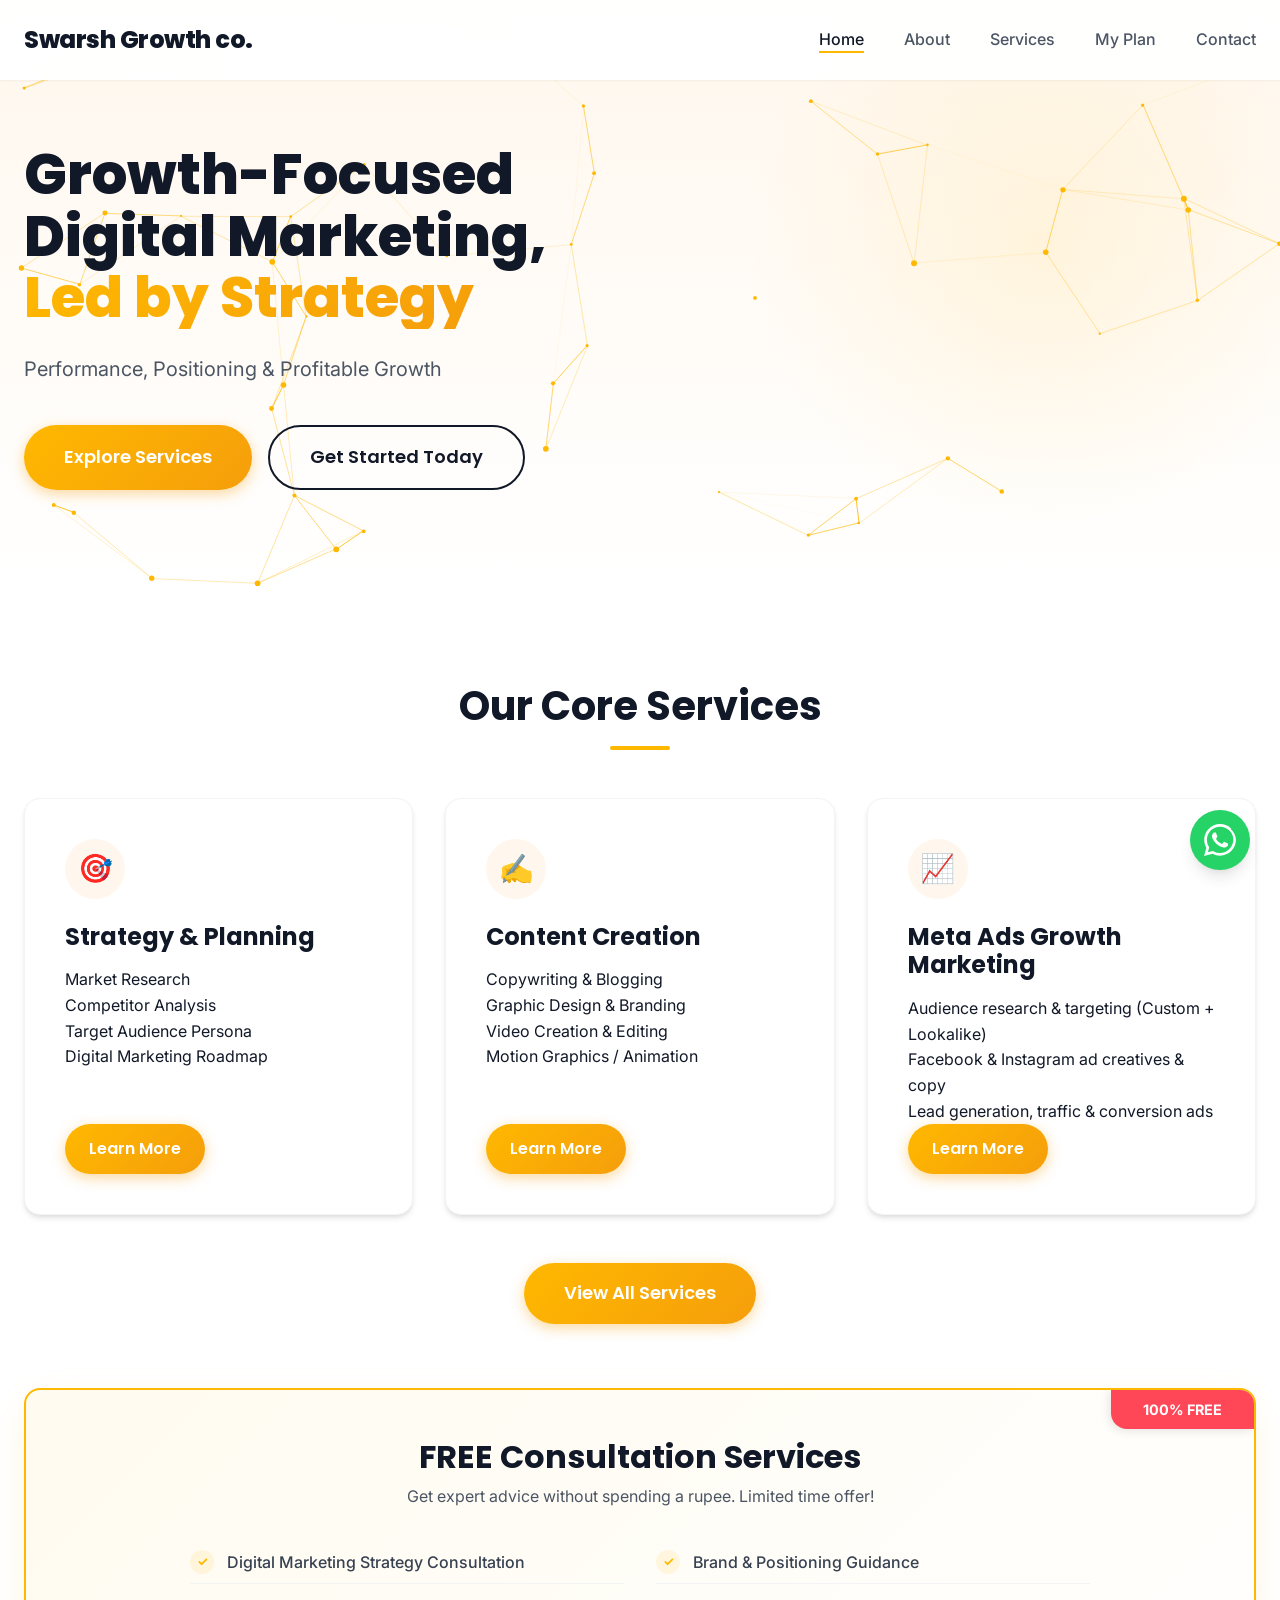
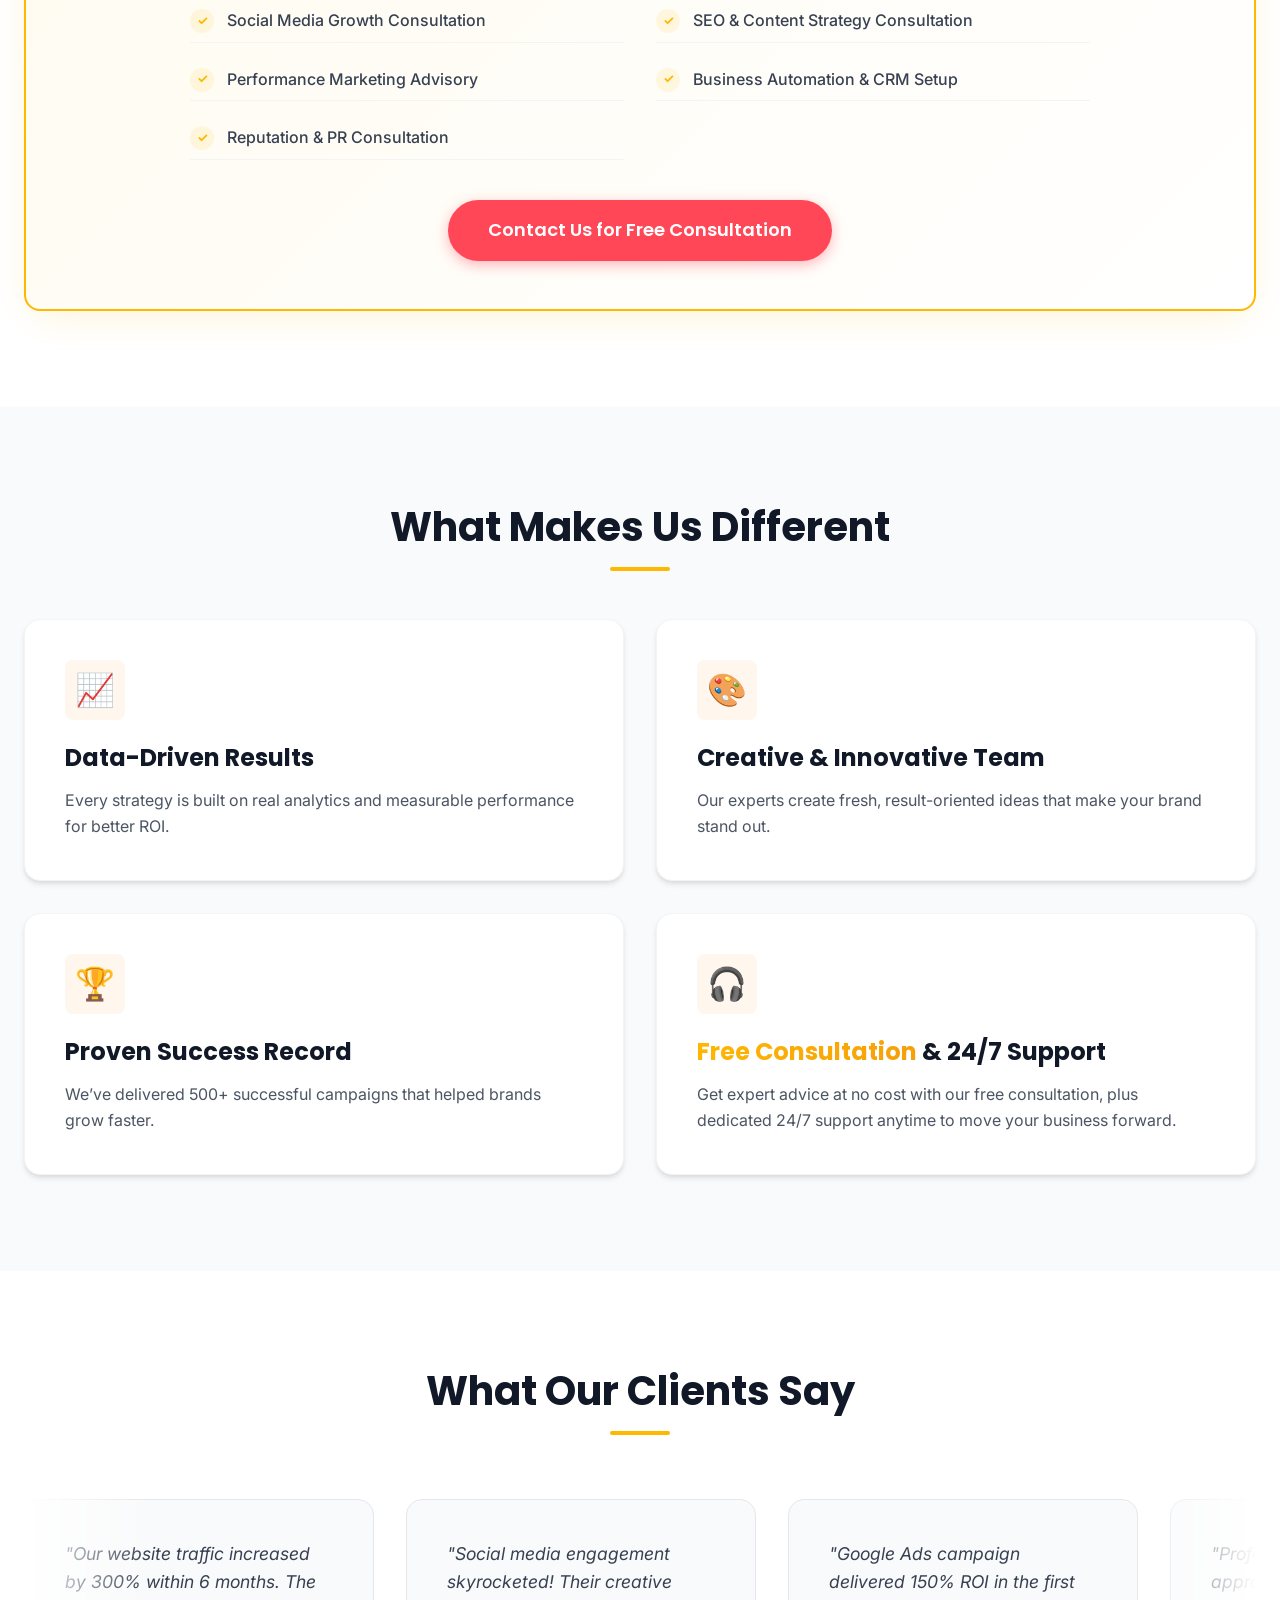
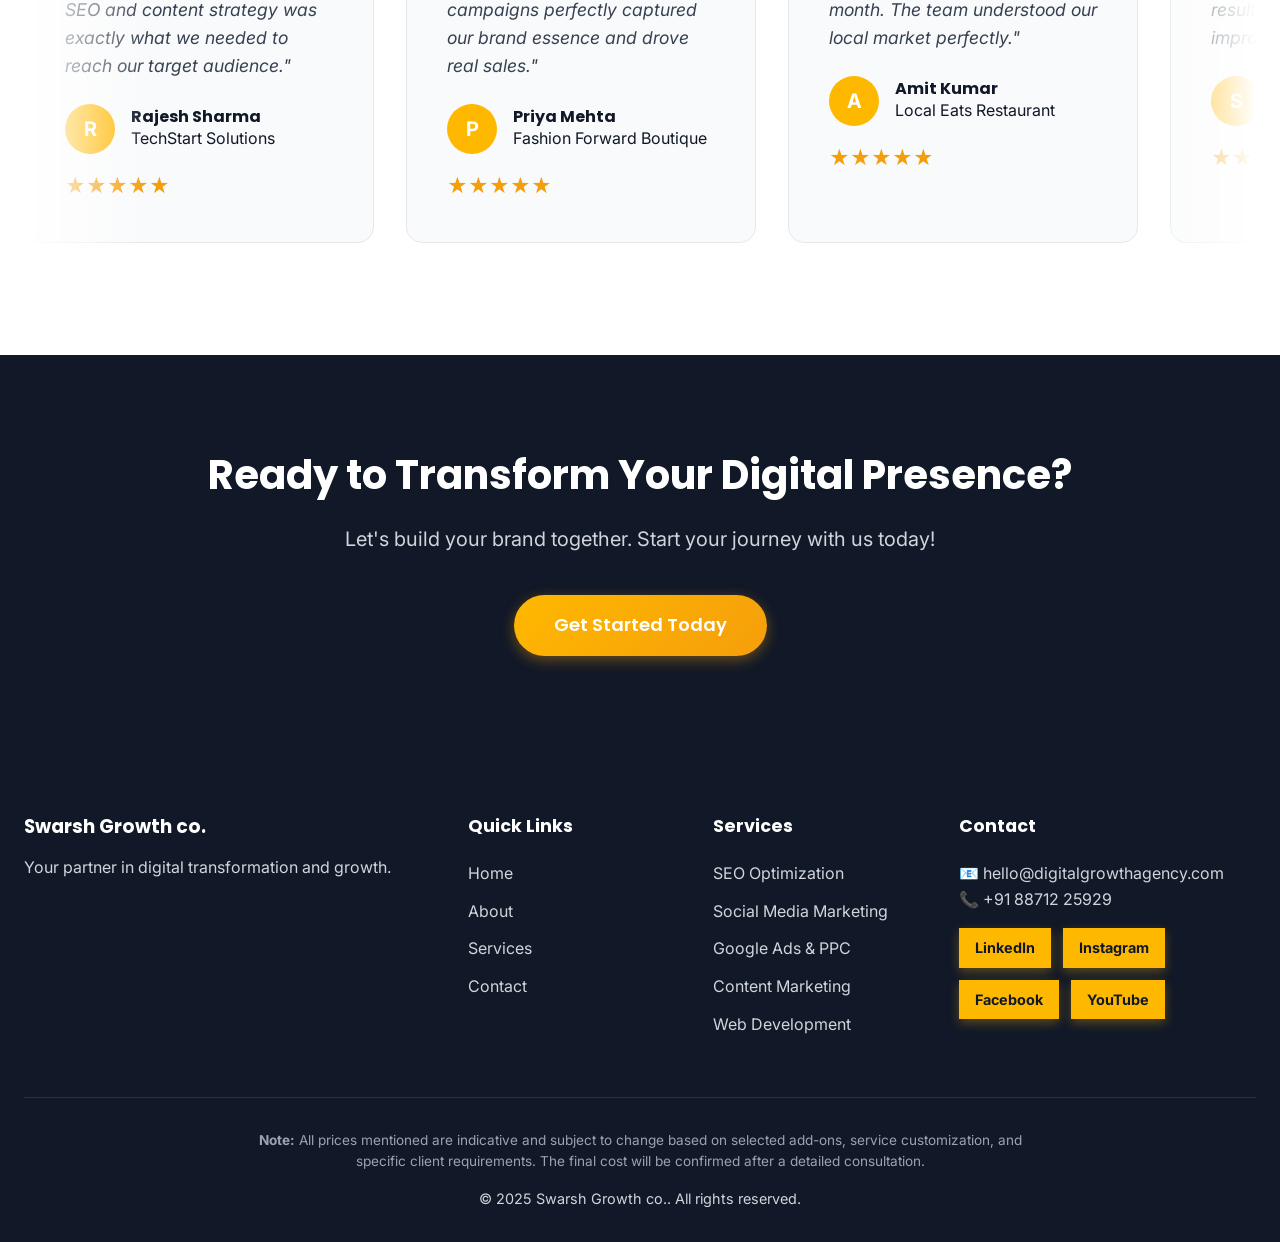
<file: index.html>
<!DOCTYPE html>
<html lang="en">

<head>
    <meta charset="UTF-8">
    <meta name="viewport" content="width=device-width, initial-scale=1.0">
    <title>Swarsh Growth co. - 360° Digital Marketing</title>
    <link rel="stylesheet" href="style.css?v=5">
    <link
        href="https://fonts.googleapis.com/css2?family=Inter:wght@300;400;500;600;700&family=Poppins:wght@400;500;600;700;800&display=swap"
        rel="stylesheet">
</head>

<body>
    <!-- Navigation -->
    <nav class="navbar">
        <div class="nav-container">
            <div class="nav-logo">
                <h3>Swarsh Growth co.</h3>
            </div>
            <ul class="nav-menu">
                <li><a href="index.html" class="nav-link active">Home</a></li>
                <li><a href="about.html" class="nav-link">About</a></li>
                <li><a href="services.html" class="nav-link">Services</a></li>
                <li><a href="plan.html" class="nav-link">My Plan <span id="plan-count"
                            class="plan-count hidden">0</span></a></li>
                <li><a href="contact.html" class="nav-link">Contact</a></li>
            </ul>
            <div class="hamburger">
                <span></span>
                <span></span>
                <span></span>
            </div>
        </div>
    </nav>

    <!-- WhatsApp Floating Button -->
    <a href="https://wa.me/918871225929?text=Hi!%20I'm%20interested%20in%20your%20digital%20marketing%20services.%20Can%20we%20schedule%20a%20consultation%3F"
        target="_blank" class="whatsapp-float" id="whatsapp-float">
        <svg width="32" height="32" viewBox="0 0 24 24" fill="currentColor">
            <path
                d="M17.472 14.382c-.297-.149-1.758-.867-2.03-.967-.273-.099-.471-.148-.67.15-.197.297-.767.966-.94 1.164-.173.199-.347.223-.644.075-.297-.15-1.255-.463-2.39-1.475-.883-.788-1.48-1.761-1.653-2.059-.173-.297-.018-.458.13-.606.134-.133.298-.347.446-.52.149-.174.198-.298.298-.497.099-.198.05-.371-.025-.52-.075-.149-.669-1.612-.916-2.207-.242-.579-.487-.5-.669-.51-.173-.008-.371-.01-.567-.01-.198 0-.52.074-.792.372-.272.297-1.04 1.016-1.04 2.479 0 1.462 1.065 2.875 1.213 3.074.149.198 2.096 3.2 5.077 4.487.709.306 1.262.489 1.694.625.712.227 1.36.195 1.871.118.571-.085 1.758-.719 2.006-1.413.248-.694.248-1.289.173-1.413-.074-.124-.272-.198-.57-.347m-5.421 7.403h-.004a9.87 9.87 0 01-5.031-1.378l-.361-.214-3.741.982.998-3.648-.235-.374a9.86 9.86 0 01-1.51-5.26c.001-5.45 4.436-9.884 9.888-9.884 2.64 0 5.122 1.03 6.988 2.898a9.825 9.825 0 012.893 6.994c-.003 5.45-4.437 9.884-9.885 9.884m8.413-18.297A11.815 11.815 0 0012.05 0C5.495 0 .16 5.335.157 11.892c0 2.096.547 4.142 1.588 5.945L.057 24l6.305-1.654a11.882 11.882 0 005.683 1.448h.005c6.554 0 11.89-5.335 11.893-11.893A11.821 11.821 0 0020.064 3.687" />
        </svg>
    </a>


    <!-- HOME PAGE CONTENT -->
    <div id="page-home" class="page-content active">
        <!-- Hero Section -->
        <section class="hero-section">
            <div class="hero-background">
                <canvas id="hero-canvas"></canvas>
            </div>
            <div class="hero-content">
                <div class="container">
                    <div class="hero-text">
                        <h1 class="hero-title">Growth-Focused Digital Marketing, <br><span class="gradient-text">Led by
                                Strategy</span></h1>
                        <p class="hero-subtitle">Performance, Positioning & Profitable Growth</p>
                        <div class="hero-buttons">
                            <a href="services.html" class="btn btn--primary btn--lg">Explore Services</a>
                            <a href="https://wa.me/918871225929?text=Hi!%20I'm%20interested%20in%20your%20digital%20marketing%20services.%20Can%20we%20schedule%20a%20consultation%3F"
                                target="_blank" class="btn btn--outline btn--lg" id="whatsapp-hero-btn">Get Started
                                Today</a>
                        </div>
                    </div>
                    <div class="scroll-indicator">
                        <div class="scroll-arrow"></div>
                    </div>
                </div>
            </div>
        </section>

        <!-- Featured Services Section -->
        <section class="services-showcase">
            <div class="container">
                <h2 class="section-title">Our Core Services</h2>
                <div class="services-grid" id="featured-services-grid">
                    <!-- Featured services will be populated by JavaScript -->
                </div>
                <div class="text-center mt-8">
                    <a href="services.html" class="btn btn--primary btn--lg">View All Services</a>
                </div>

                <div id="free-consultation-section" class="mt-16">
                    <!-- Populated by JS -->
                </div>
            </div>
        </section>
    </div>
    </section>

    <!-- Why Choose Us Section -->
    <section class="why-choose-us">
        <div class="container">
            <h2 class="section-title">What Makes Us Different</h2>
            <div class="features-grid" id="features-grid">
                <!-- Features will be populated by JavaScript -->
            </div>
        </div>
    </section>

    <!-- Testimonials Section -->
    <section class="testimonials">
        <div class="container">
            <h2 class="section-title">What Our Clients Say</h2>
            <div class="testimonials-slider" id="testimonials-slider">
                <!-- Testimonials will be populated by JavaScript -->
            </div>
        </div>
    </section>

    <!-- CTA Section -->
    <section class="cta-section">
        <div class="container">
            <div class="cta-content">
                <h2>Ready to Transform Your Digital Presence?</h2>
                <p>Let's build your brand together. Start your journey with us today!</p>
                <a href="services.html" class="btn btn--primary btn--lg">
                    Get Started Today
                </a>
            </div>
        </div>
    </section>
    </div>

    <!-- Footer -->
    <footer class="footer">
        <div class="container">
            <div class="footer-content">
                <div class="footer-section">
                    <h3>Swarsh Growth co.</h3>
                    <p>Your partner in digital transformation and growth.</p>
                </div>
                <div class="footer-section">
                    <h4>Quick Links</h4>
                    <ul>
                        <li><a href="index.html">Home</a></li>
                        <li><a href="about.html">About</a></li>
                        <li><a href="services.html">Services</a></li>
                        <li><a href="contact.html">Contact</a></li>
                    </ul>
                </div>
                <div class="footer-section">
                    <h4>Services</h4>
                    <ul>
                        <li>SEO Optimization</li>
                        <li>Social Media Marketing</li>
                        <li>Google Ads & PPC</li>
                        <li>Content Marketing</li>
                        <li>Web Development</li>
                    </ul>
                </div>
                <div class="footer-section">
                    <h4>Contact</h4>
                    <p>📧 hello@digitalgrowthagency.com</p>
                    <p>📞 +91 88712 25929</p>
                    <div class="social-links">
                        <a href="#" target="_blank">LinkedIn</a>
                        <a href="#" target="_blank">Instagram</a>
                        <a href="#" target="_blank">Facebook</a>
                        <a href="#" target="_blank">YouTube</a>
                    </div>
                </div>
            </div>
            <div class="footer-bottom">
                <p style="font-size: 0.85rem; color: #9ca3af; max-width: 800px; margin: 0 auto 1rem auto; line-height: 1.5;"><strong>Note:</strong> All prices mentioned are indicative and subject to change based on selected add-ons, service customization, and specific client requirements. The final cost will be confirmed after a detailed consultation.</p>
                <p>&copy; 2025 Swarsh Growth co.. All rights reserved.</p>
            </div>
        </div>
    </footer>

    <script src="app.js?v=5"></script>
</body>

</html>
</file>
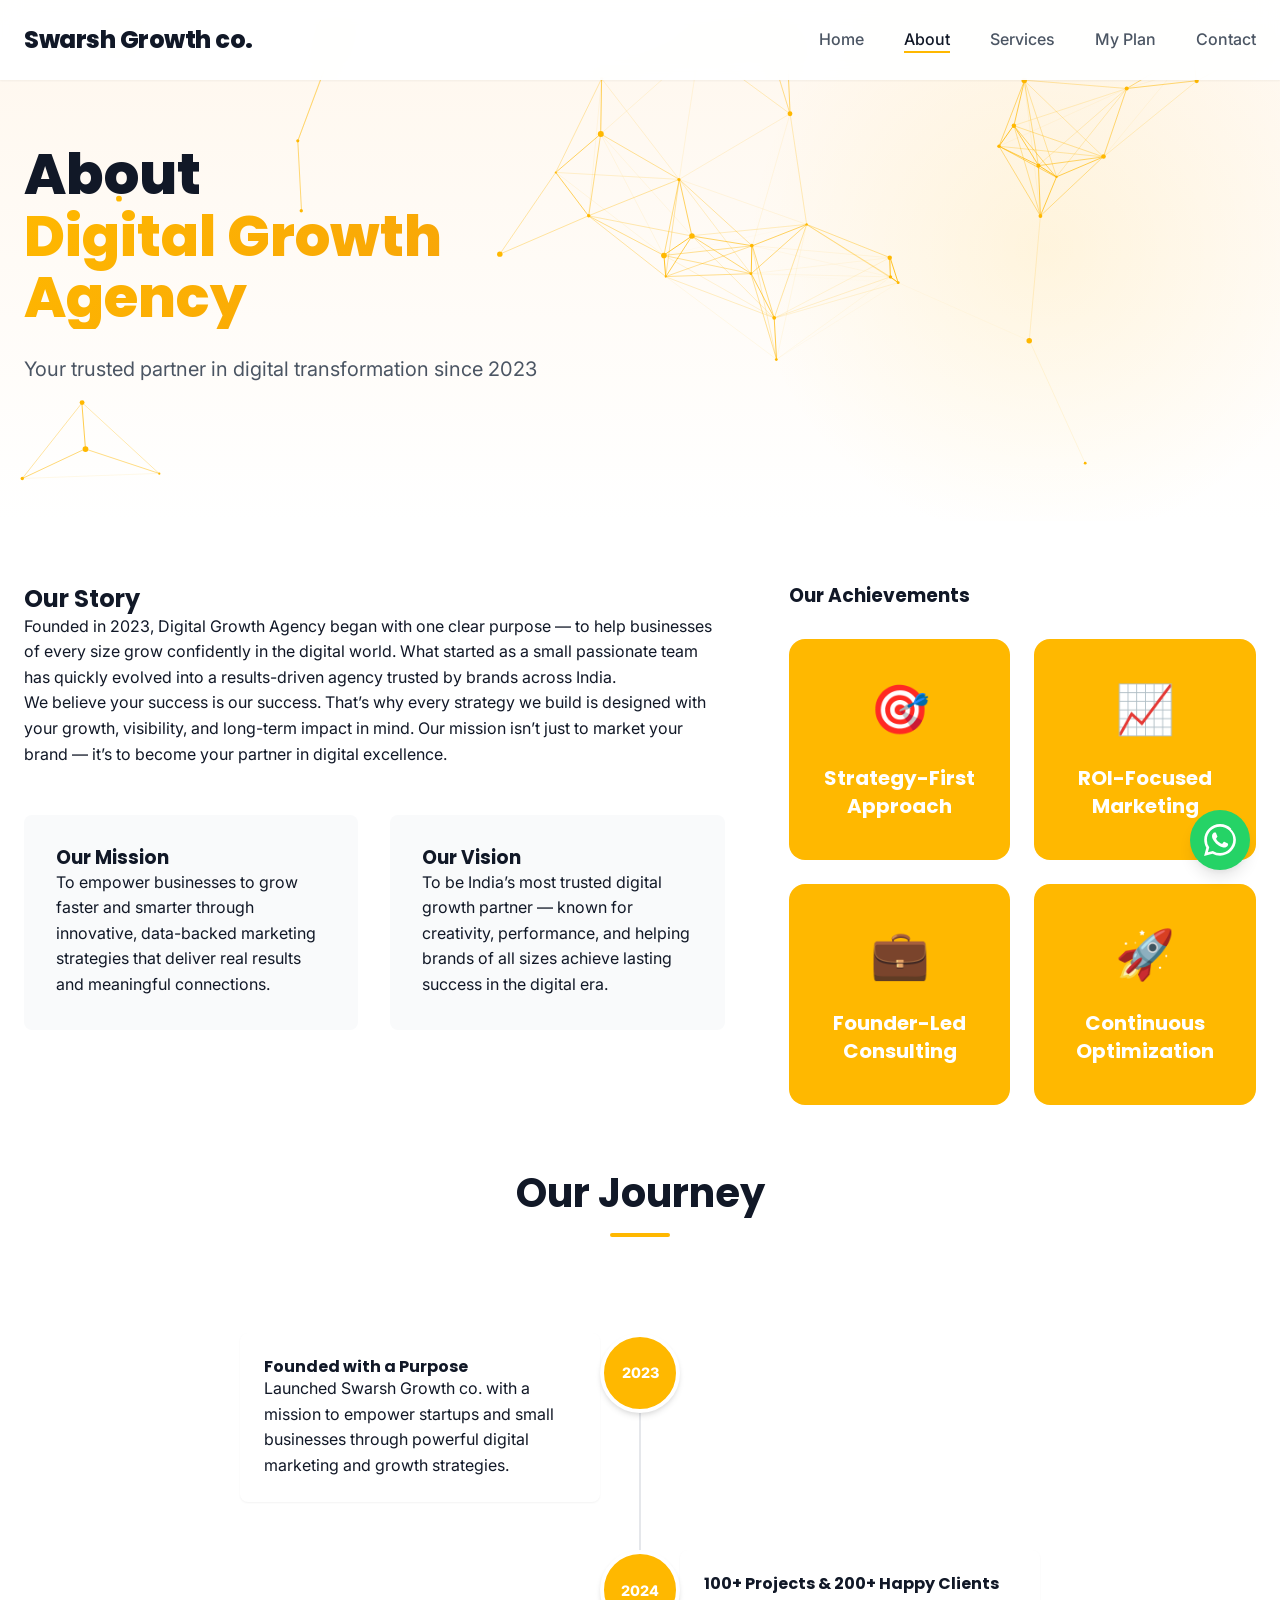
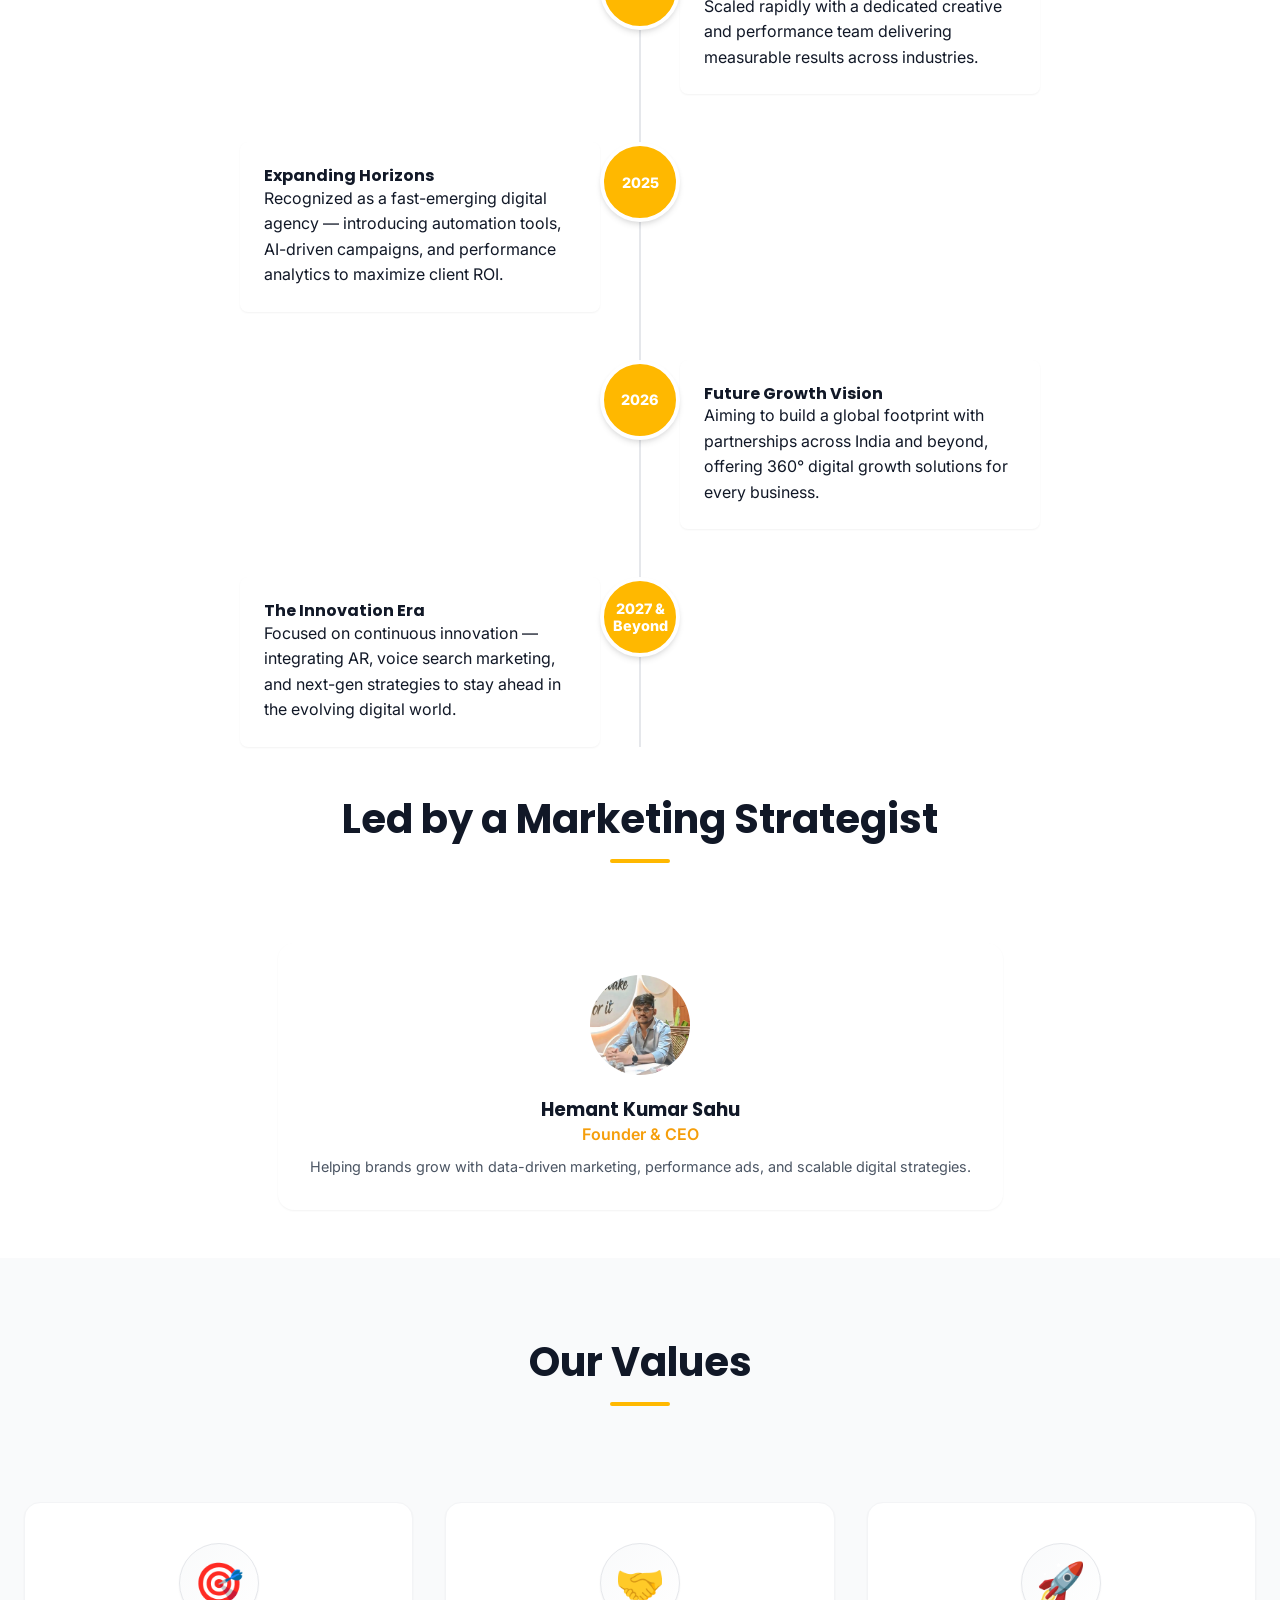
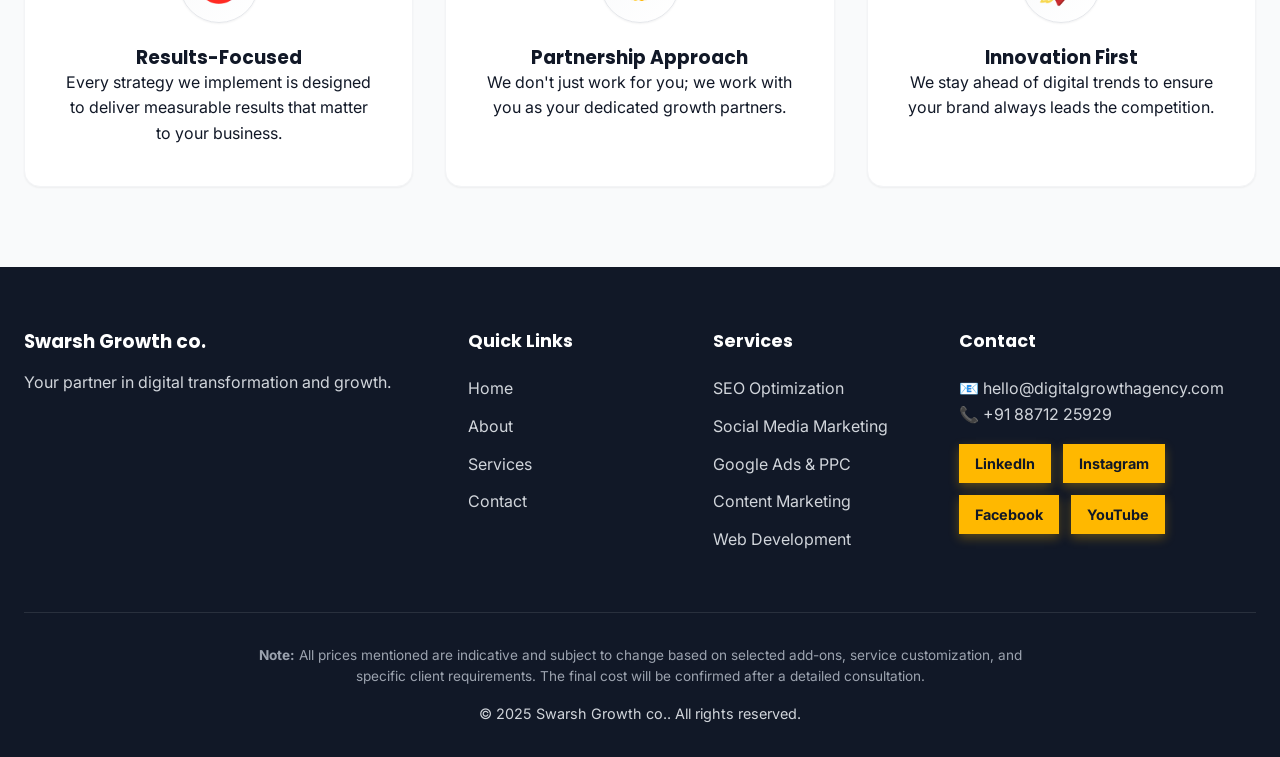
<file: about.html>
<!DOCTYPE html>
<html lang="en">

<head>
    <meta charset="UTF-8">
    <meta name="viewport" content="width=device-width, initial-scale=1.0">
    <title>About Us - Swarsh Growth co.</title>
    <link rel="stylesheet" href="style.css?v=3">
    <link
        href="https://fonts.googleapis.com/css2?family=Inter:wght@300;400;500;600;700&family=Poppins:wght@400;500;600;700;800&display=swap"
        rel="stylesheet">
</head>

<body>
    <!-- Navigation -->
    <nav class="navbar">
        <div class="nav-container">
            <div class="nav-logo">
                <h3>Swarsh Growth co.</h3>
            </div>
            <ul class="nav-menu">
                <li><a href="index.html" class="nav-link">Home</a></li>
                <li><a href="about.html" class="nav-link active">About</a></li>
                <li><a href="services.html" class="nav-link">Services</a></li>
                <li><a href="plan.html" class="nav-link">My Plan <span id="plan-count"
                            class="plan-count hidden">0</span></a></li>
                <li><a href="contact.html" class="nav-link">Contact</a></li>
            </ul>
            <div class="hamburger">
                <span></span>
                <span></span>
                <span></span>
            </div>
        </div>
    </nav>

    <!-- WhatsApp Floating Button -->
    <a href="#" target="_blank" class="whatsapp-float" id="whatsapp-float">
        <svg width="32" height="32" viewBox="0 0 24 24" fill="currentColor">
            <path
                d="M17.472 14.382c-.297-.149-1.758-.867-2.03-.967-.273-.099-.471-.148-.67.15-.197.297-.767.966-.94 1.164-.173.199-.347.223-.644.075-.297-.15-1.255-.463-2.39-1.475-.883-.788-1.48-1.761-1.653-2.059-.173-.297-.018-.458.13-.606.134-.133.298-.347.446-.52.149-.174.198-.298.298-.497.099-.198.05-.371-.025-.52-.075-.149-.669-1.612-.916-2.207-.242-.579-.487-.5-.669-.51-.173-.008-.371-.01-.567-.01-.198 0-.52.074-.792.372-.272.297-1.04 1.016-1.04 2.479 0 1.462 1.065 2.875 1.213 3.074.149.198 2.096 3.2 5.077 4.487.709.306 1.262.489 1.694.625.712.227 1.36.195 1.871.118.571-.085 1.758-.719 2.006-1.413.248-.694.248-1.289.173-1.413-.074-.124-.272-.198-.57-.347m-5.421 7.403h-.004a9.87 9.87 0 01-5.031-1.378l-.361-.214-3.741.982.998-3.648-.235-.374a9.86 9.86 0 01-1.51-5.26c.001-5.45 4.436-9.884 9.888-9.884 2.64 0 5.122 1.03 6.988 2.898a9.825 9.825 0 012.893 6.994c-.003 5.45-4.437 9.884-9.885 9.884m8.413-18.297A11.815 11.815 0 0012.05 0C5.495 0 .16 5.335.157 11.892c0 2.096.547 4.142 1.588 5.945L.057 24l6.305-1.654a11.882 11.882 0 005.683 1.448h.005c6.554 0 11.89-5.335 11.893-11.893A11.821 11.821 0 0020.064 3.687" />
        </svg>
    </a>

    <!-- ABOUT PAGE CONTENT -->
    <div id="page-about" class="page-content active">
        <section class="hero-section">
            <div class="hero-background">
                <canvas id="hero-canvas"></canvas>
            </div>
            <div class="hero-content">
                <div class="container">
                    <div class="hero-text">
                        <h1 class="hero-title">About <span class="gradient-text">Digital Growth Agency</span></h1>
                        <p class="hero-subtitle">Your trusted partner in digital transformation since 2023</p>
                    </div>
                </div>
            </div>
        </section>

        <section class="about-story">
            <div class="container">
                <div class="about-content">
                    <div class="about-text">
                        <h2>Our Story</h2>
                        <p>Founded in 2023, Digital Growth Agency began with one clear purpose — to help businesses of
                            every size grow confidently in the digital world. What started as a small passionate team
                            has quickly evolved into a results-driven agency trusted by brands across India.</p>
                        <p>We believe your success is our success. That’s why every strategy we build is designed with
                            your growth, visibility, and long-term impact in mind. Our mission isn’t just to market your
                            brand — it’s to become your partner in digital excellence.</p>

                        <div class="mission-vision">
                            <div class="mission">
                                <h3>Our Mission</h3>
                                <p>To empower businesses to grow faster and smarter through innovative, data-backed
                                    marketing strategies that deliver real results and meaningful connections.</p>
                            </div>
                            <div class="vision">
                                <h3>Our Vision</h3>
                                <p>To be India’s most trusted digital growth partner — known for creativity,
                                    performance, and helping brands of all sizes achieve lasting success in the digital
                                    era.</p>
                            </div>
                        </div>
                    </div>
                    <div class="stats-section">
                        <h3>Our Achievements</h3>
                        <div class="stats-grid">
                            <div class="stat-item">
                                <div class="stat-icon">🎯</div>
                                <h3>Strategy-First Approach</h3>
                            </div>
                            <div class="stat-item">
                                <div class="stat-icon">📈</div>
                                <h3>ROI-Focused Marketing</h3>
                            </div>
                            <div class="stat-item">
                                <div class="stat-icon">💼</div>
                                <h3>Founder-Led Consulting</h3>
                            </div>
                            <div class="stat-item">
                                <div class="stat-icon">🚀</div>
                                <h3>Continuous Optimization</h3>
                            </div>
                        </div>
                    </div>
                </div>
            </div>
        </section>

        <section class="timeline-section">
            <div class="container">
                <h2 class="section-title">Our Journey</h2>
                <div class="timeline" id="timeline">
                    <!-- Timeline will be populated by JavaScript -->
                </div>
            </div>
        </section>

        <section class="team-section">
            <div class="container">
                <h2 class="section-title">Led by a Marketing Strategist</h2>

                <!-- Founder Section -->
                <div class="founder-grid" id="founder-grid">
                    <!-- Founder will be populated by JavaScript -->
                </div>

                <!-- Rest of Team -->
                <!-- Pillars of Our Organization removed -->
            </div>
        </section>

        <section class="values-section">
            <div class="container">
                <h2 class="section-title">Our Values</h2>
                <div class="values-grid">
                    <div class="value-card">
                        <span class="value-icon">🎯</span>
                        <h3>Results-Focused</h3>
                        <p>Every strategy we implement is designed to deliver measurable results that matter to your
                            business.</p>
                    </div>
                    <div class="value-card">
                        <span class="value-icon">🤝</span>
                        <h3>Partnership Approach</h3>
                        <p>We don't just work for you; we work with you as your dedicated growth partners.</p>
                    </div>
                    <div class="value-card">
                        <span class="value-icon">🚀</span>
                        <h3>Innovation First</h3>
                        <p>We stay ahead of digital trends to ensure your brand always leads the competition.</p>
                    </div>
                </div>
            </div>
        </section>
    </div>

    <!-- Footer -->
    <footer class="footer">
        <div class="container">
            <div class="footer-content">
                <div class="footer-section">
                    <h3>Swarsh Growth co.</h3>
                    <p>Your partner in digital transformation and growth.</p>
                </div>
                <div class="footer-section">
                    <h4>Quick Links</h4>
                    <ul>
                        <li><a href="index.html">Home</a></li>
                        <li><a href="about.html">About</a></li>
                        <li><a href="services.html">Services</a></li>
                        <li><a href="contact.html">Contact</a></li>
                    </ul>
                </div>
                <div class="footer-section">
                    <h4>Services</h4>
                    <ul>
                        <li>SEO Optimization</li>
                        <li>Social Media Marketing</li>
                        <li>Google Ads & PPC</li>
                        <li>Content Marketing</li>
                        <li>Web Development</li>
                    </ul>
                </div>
                <div class="footer-section">
                    <h4>Contact</h4>
                    <p>📧 hello@digitalgrowthagency.com</p>
                    <p>📞 +91 88712 25929</p>
                    <div class="social-links">
                        <a href="#" target="_blank">LinkedIn</a>
                        <a href="#" target="_blank">Instagram</a>
                        <a href="#" target="_blank">Facebook</a>
                        <a href="#" target="_blank">YouTube</a>
                    </div>
                </div>
            </div>
            <div class="footer-bottom">
                <p style="font-size: 0.85rem; color: #9ca3af; max-width: 800px; margin: 0 auto 1rem auto; line-height: 1.5;"><strong>Note:</strong> All prices mentioned are indicative and subject to change based on selected add-ons, service customization, and specific client requirements. The final cost will be confirmed after a detailed consultation.</p>
                <p>&copy; 2025 Swarsh Growth co.. All rights reserved.</p>
            </div>
        </div>
    </footer>

    <script src="app.js?v=4"></script>
</body>

</html>
</file>
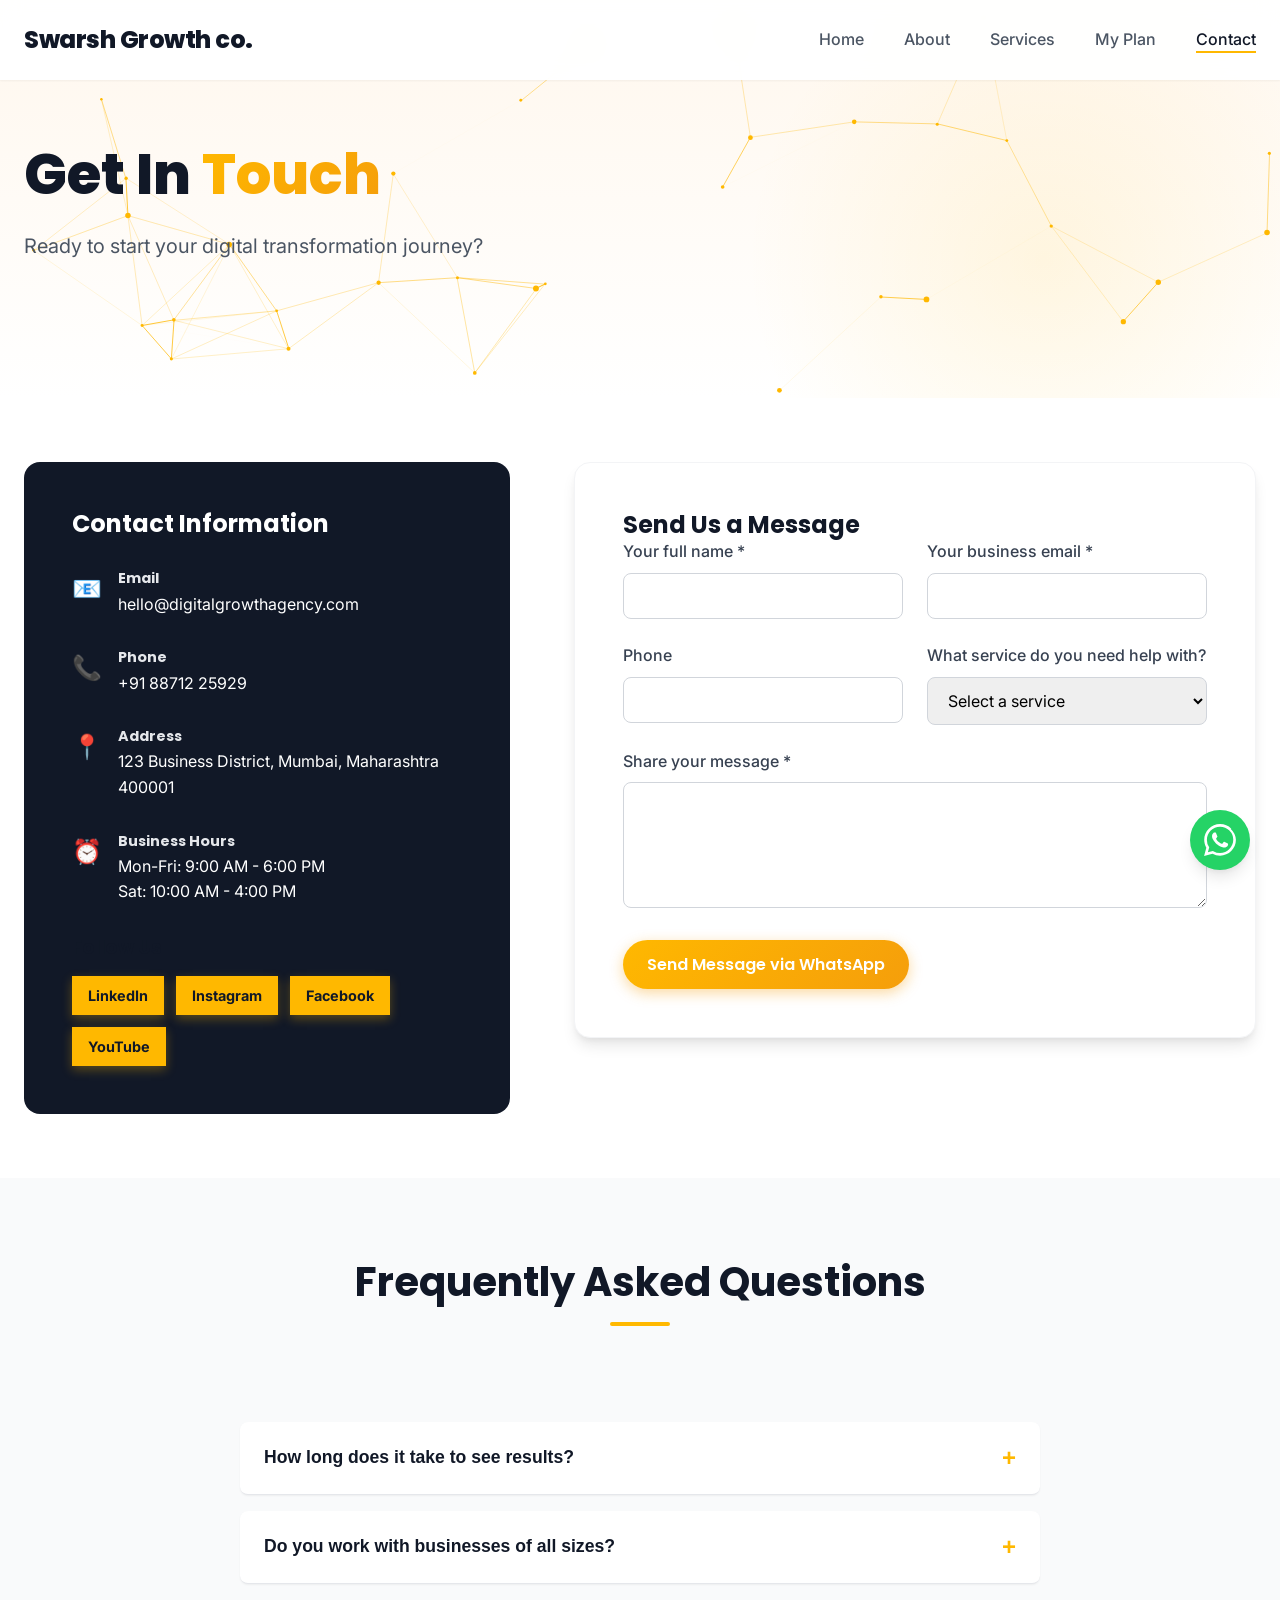
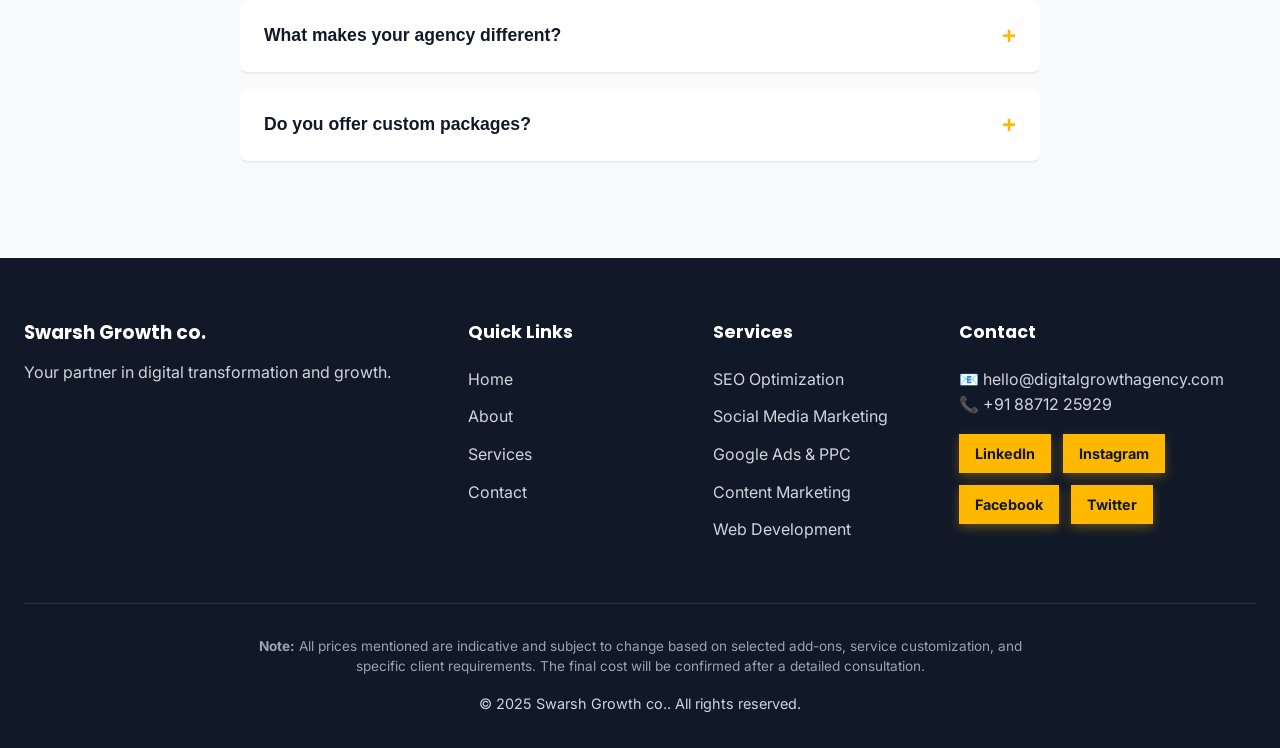
<file: contact.html>
<!DOCTYPE html>
<html lang="en">

<head>
    <meta charset="UTF-8">
    <meta name="viewport" content="width=device-width, initial-scale=1.0">
    <title>Contact Us - Swarsh Growth co.</title>
    <link rel="stylesheet" href="style.css">
    <link
        href="https://fonts.googleapis.com/css2?family=Inter:wght@300;400;500;600;700&family=Poppins:wght@400;500;600;700;800&display=swap"
        rel="stylesheet">
</head>

<body>
    <!-- Navigation -->
    <nav class="navbar">
        <div class="nav-container">
            <div class="nav-logo">
                <h3>Swarsh Growth co.</h3>
            </div>
            <ul class="nav-menu">
                <li><a href="index.html" class="nav-link">Home</a></li>
                <li><a href="about.html" class="nav-link">About</a></li>
                <li><a href="services.html" class="nav-link">Services</a></li>
                <li><a href="plan.html" class="nav-link">My Plan <span id="plan-count"
                            class="plan-count hidden">0</span></a></li>
                <li><a href="contact.html" class="nav-link active">Contact</a></li>
            </ul>
            <div class="hamburger">
                <span></span>
                <span></span>
                <span></span>
            </div>
        </div>
    </nav>

    <!-- WhatsApp Floating Button -->
    <a href="#" target="_blank" class="whatsapp-float" id="whatsapp-float">
        <svg width="32" height="32" viewBox="0 0 24 24" fill="currentColor">
            <path
                d="M17.472 14.382c-.297-.149-1.758-.867-2.03-.967-.273-.099-.471-.148-.67.15-.197.297-.767.966-.94 1.164-.173.199-.347.223-.644.075-.297-.15-1.255-.463-2.39-1.475-.883-.788-1.48-1.761-1.653-2.059-.173-.297-.018-.458.13-.606.134-.133.298-.347.446-.52.149-.174.198-.298.298-.497.099-.198.05-.371-.025-.52-.075-.149-.669-1.612-.916-2.207-.242-.579-.487-.5-.669-.51-.173-.008-.371-.01-.567-.01-.198 0-.52.074-.792.372-.272.297-1.04 1.016-1.04 2.479 0 1.462 1.065 2.875 1.213 3.074.149.198 2.096 3.2 5.077 4.487.709.306 1.262.489 1.694.625.712.227 1.36.195 1.871.118.571-.085 1.758-.719 2.006-1.413.248-.694.248-1.289.173-1.413-.074-.124-.272-.198-.57-.347m-5.421 7.403h-.004a9.87 9.87 0 01-5.031-1.378l-.361-.214-3.741.982.998-3.648-.235-.374a9.86 9.86 0 01-1.51-5.26c.001-5.45 4.436-9.884 9.888-9.884 2.64 0 5.122 1.03 6.988 2.898a9.825 9.825 0 012.893 6.994c-.003 5.45-4.437 9.884-9.885 9.884m8.413-18.297A11.815 11.815 0 0012.05 0C5.495 0 .16 5.335.157 11.892c0 2.096.547 4.142 1.588 5.945L.057 24l6.305-1.654a11.882 11.882 0 005.683 1.448h.005c6.554 0 11.89-5.335 11.893-11.893A11.821 11.821 0 0020.064 3.687" />
        </svg>
    </a>

    <!-- CONTACT PAGE CONTENT -->
    <div id="page-contact" class="page-content active">
        <section class="hero-section">
            <div class="hero-background">
                <canvas id="hero-canvas"></canvas>
            </div>
            <div class="hero-content">
                <div class="container">
                    <div class="hero-text">
                        <h1 class="hero-title">Get In <span class="gradient-text">Touch</span></h1>
                        <p class="hero-subtitle">Ready to start your digital transformation journey?</p>
                    </div>
                </div>
            </div>
        </section>

        <section class="contact-main">
            <div class="container">
                <div class="contact-content">
                    <div class="contact-info">
                        <h2>Contact Information</h2>
                        <div class="contact-items">
                            <div class="contact-item">
                                <div class="contact-icon">📧</div>
                                <div>
                                    <h4>Email</h4>
                                    <p>hello@digitalgrowthagency.com</p>
                                </div>
                            </div>
                            <div class="contact-item">
                                <div class="contact-icon">📞</div>
                                <div>
                                    <h4>Phone</h4>
                                    <p>+91 88712 25929</p>
                                </div>
                            </div>
                            <div class="contact-item">
                                <div class="contact-icon">📍</div>
                                <div>
                                    <h4>Address</h4>
                                    <p>123 Business District, Mumbai, Maharashtra 400001</p>
                                </div>
                            </div>
                            <div class="contact-item">
                                <div class="contact-icon">⏰</div>
                                <div>
                                    <h4>Business Hours</h4>
                                    <p>Mon-Fri: 9:00 AM - 6:00 PM<br>Sat: 10:00 AM - 4:00 PM</p>
                                </div>
                            </div>
                        </div>

                        <div class="social-media">
                            <h3>Follow Us</h3>
                            <div class="social-links">
                                <a href="#" target="_blank">LinkedIn</a>
                                <a href="#" target="_blank">Instagram</a>
                                <a href="#" target="_blank">Facebook</a>
                                <a href="#" target="_blank">YouTube</a>
                            </div>
                        </div>
                    </div>

                    <div class="contact-form-section">
                        <h2>Send Us a Message</h2>
                        <form class="contact-form" id="contact-form">
                            <div class="form-row">
                                <div class="form-group">
                                    <label class="form-label">Your full name *</label>
                                    <input type="text" class="form-control" name="name" required>
                                </div>
                                <div class="form-group">
                                    <label class="form-label">Your business email *</label>
                                    <input type="email" class="form-control" name="email" required>
                                </div>
                            </div>
                            <div class="form-row">
                                <div class="form-group">
                                    <label class="form-label">Phone</label>
                                    <input type="tel" class="form-control" name="phone">
                                </div>
                                <div class="form-group">
                                    <label class="form-label">What service do you need help with?</label>
                                    <select class="form-control" name="service">
                                        <option value="">Select a service</option>
                                        <option value="SEO">SEO Optimization</option>
                                        <option value="SMM">Social Media Marketing</option>
                                        <option value="PPC">Google Ads & PPC</option>
                                        <option value="Content">Content Marketing</option>
                                        <option value="Web">Web Design & Development</option>
                                        <option value="Email">Email Marketing</option>
                                        <option value="Analytics">Analytics & Reporting</option>
                                        <option value="Influencer">Influencer Marketing</option>
                                        <option value="Multiple">Multiple Services</option>
                                    </select>
                                </div>
                            </div>
                            <div class="form-group">
                                <label class="form-label">Share your message *</label>
                                <textarea class="form-control" name="message" rows="5" required></textarea>
                            </div>
                            <button type="submit" class="btn btn--primary btn--full-width">Send Message via
                                WhatsApp</button>
                        </form>
                    </div>
                </div>
            </div>
        </section>

        <section class="faq-section">
            <div class="container">
                <h2 class="section-title">Frequently Asked Questions</h2>
                <div class="faq-accordion">
                    <div class="faq-item">
                        <button class="faq-question">
                            How long does it take to see results?
                            <span class="faq-icon">+</span>
                        </button>
                        <div class="faq-answer">
                            <div class="faq-answer-content">
                                <p>Results vary by service, but typically SEO shows results in 3-6 months, while PPC and
                                    social media campaigns can show immediate results within days. We provide regular
                                    reports so you can track progress every step of the way.</p>
                            </div>
                        </div>
                    </div>
                    <div class="faq-item">
                        <button class="faq-question">
                            Do you work with businesses of all sizes?
                            <span class="faq-icon">+</span>
                        </button>
                        <div class="faq-answer">
                            <div class="faq-answer-content">
                                <p>Yes! We work with startups, small businesses, and large enterprises. Our packages are
                                    designed to scale with your business needs and budget.</p>
                            </div>
                        </div>
                    </div>
                    <div class="faq-item">
                        <button class="faq-question">
                            What makes your agency different?
                            <span class="faq-icon">+</span>
                        </button>
                        <div class="faq-answer">
                            <div class="faq-answer-content">
                                <p>We take a data-driven approach combined with creative excellence. Our team works as
                                    an extension of your business, focusing on measurable ROI and long-term
                                    relationships rather than just quick deliverables.</p>
                            </div>
                        </div>
                    </div>
                    <div class="faq-item">
                        <button class="faq-question">
                            Do you offer custom packages?
                            <span class="faq-icon">+</span>
                        </button>
                        <div class="faq-answer">
                            <div class="faq-answer-content">
                                <p>Absolutely. While we have standard packages, we understand every business is unique.
                                    We're happy to create a custom strategy and pricing plan tailored to your specific
                                    goals and requirements.</p>
                            </div>
                        </div>
                    </div>
                </div>
            </div>
        </section>
    </div>

    <!-- Footer -->
    <footer class="footer">
        <div class="container">
            <div class="footer-content">
                <div class="footer-section">
                    <h3>Swarsh Growth co.</h3>
                    <p>Your partner in digital transformation and growth.</p>
                </div>
                <div class="footer-section">
                    <h4>Quick Links</h4>
                    <ul>
                        <li><a href="index.html">Home</a></li>
                        <li><a href="about.html">About</a></li>
                        <li><a href="services.html">Services</a></li>
                        <li><a href="contact.html">Contact</a></li>
                    </ul>
                </div>
                <div class="footer-section">
                    <h4>Services</h4>
                    <ul>
                        <li>SEO Optimization</li>
                        <li>Social Media Marketing</li>
                        <li>Google Ads & PPC</li>
                        <li>Content Marketing</li>
                        <li>Web Development</li>
                    </ul>
                </div>
                <div class="footer-section">
                    <h4>Contact</h4>
                    <p>📧 hello@digitalgrowthagency.com</p>
                    <p>📞 +91 88712 25929</p>
                    <div class="social-links">
                        <a href="#" target="_blank">LinkedIn</a>
                        <a href="#" target="_blank">Instagram</a>
                        <a href="#" target="_blank">Facebook</a>
                        <a href="#" target="_blank">Twitter</a>
                    </div>
                </div>
            </div>
            <div class="footer-bottom">
                <p style="font-size: 0.85rem; color: #9ca3af; max-width: 800px; margin: 0 auto 1rem auto; line-height: 1.5;"><strong>Note:</strong> All prices mentioned are indicative and subject to change based on selected add-ons, service customization, and specific client requirements. The final cost will be confirmed after a detailed consultation.</p>
                <p>&copy; 2025 Swarsh Growth co.. All rights reserved.</p>
            </div>
        </div>
    </footer>

    <script src="app.js"></script>
</body>

</html>
</file>
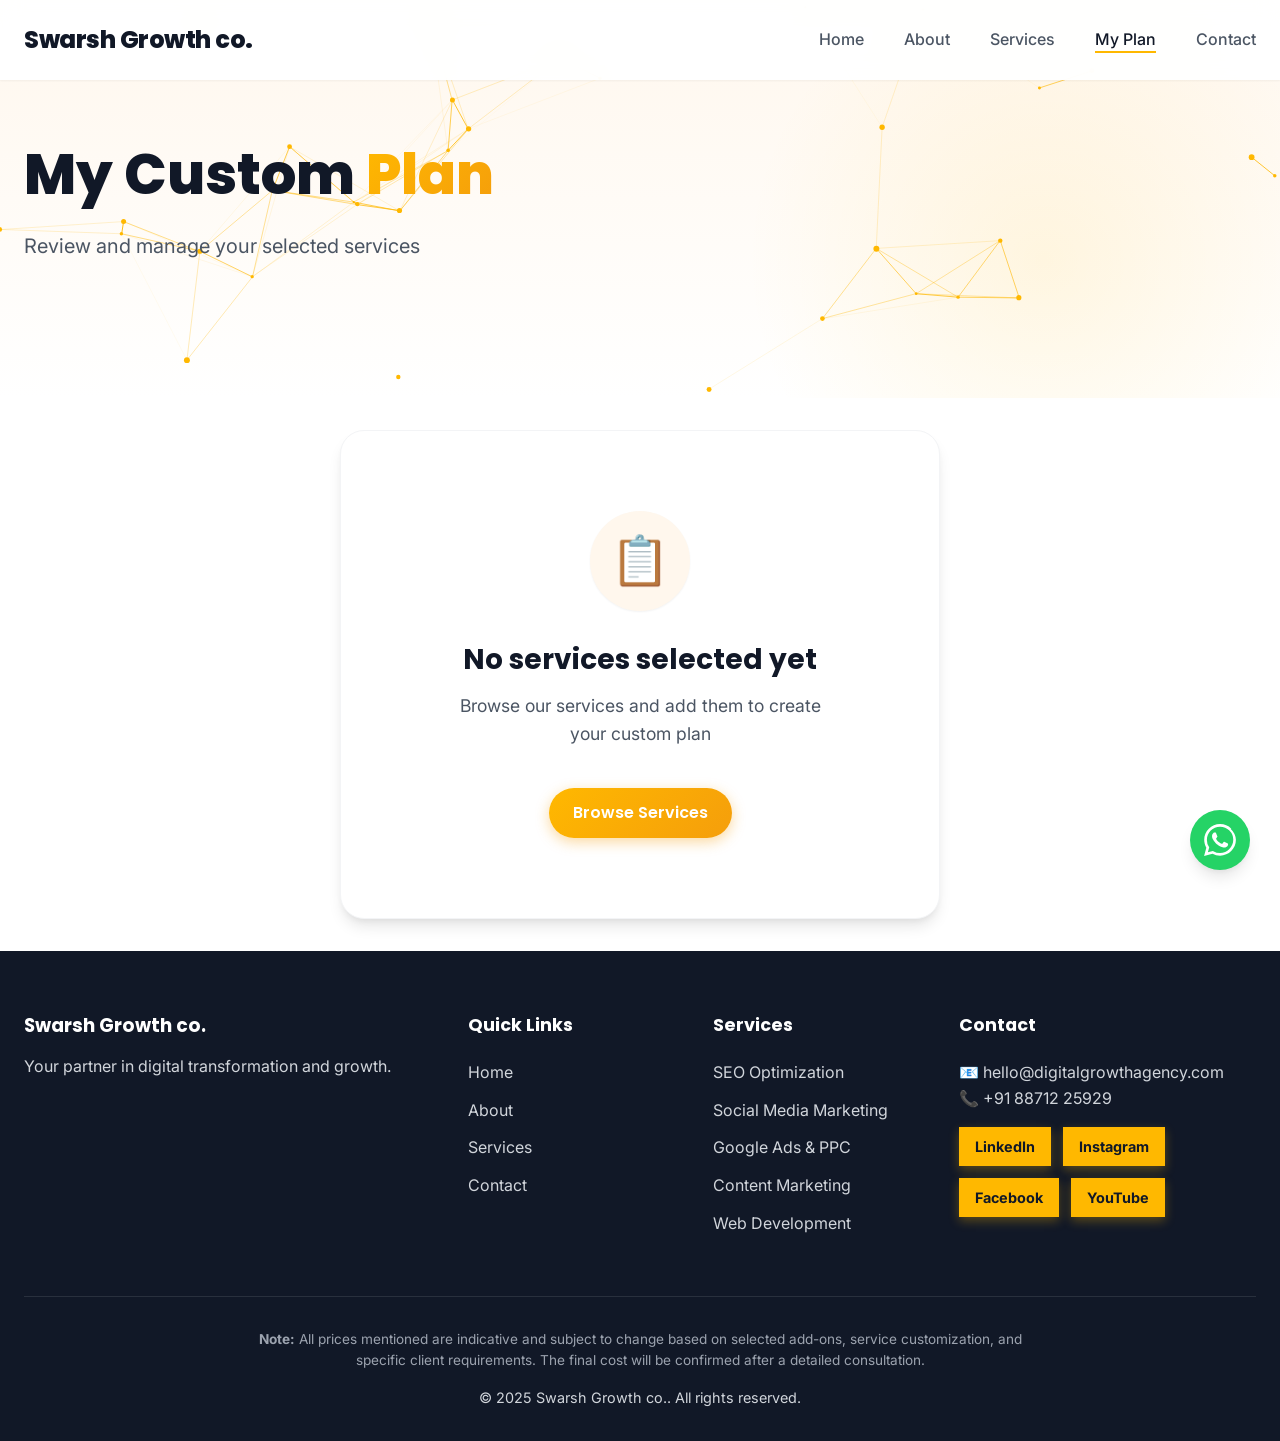
<file: plan.html>
<!DOCTYPE html>
<html lang="en">

<head>
    <meta charset="UTF-8">
    <meta name="viewport" content="width=device-width, initial-scale=1.0">
    <title>My Plan - Swarsh Growth co.</title>
    <link rel="stylesheet" href="style.css">
    <link
        href="https://fonts.googleapis.com/css2?family=Inter:wght@300;400;500;600;700&family=Poppins:wght@400;500;600;700;800&display=swap"
        rel="stylesheet">
</head>

<body>
    <!-- Navigation -->
    <nav class="navbar">
        <div class="nav-container">
            <div class="nav-logo">
                <h3>Swarsh Growth co.</h3>
            </div>
            <ul class="nav-menu">
                <li><a href="index.html" class="nav-link">Home</a></li>
                <li><a href="about.html" class="nav-link">About</a></li>
                <li><a href="services.html" class="nav-link">Services</a></li>
                <li><a href="plan.html" class="nav-link active">My Plan <span id="plan-count"
                            class="plan-count hidden">0</span></a></li>
                <li><a href="contact.html" class="nav-link">Contact</a></li>
            </ul>
            <div class="hamburger">
                <span></span>
                <span></span>
                <span></span>
            </div>
        </div>
    </nav>

    <!-- WhatsApp Floating Button -->
    <a href="#" target="_blank" class="whatsapp-float" id="whatsapp-float">
        <svg width="32" height="32" viewBox="0 0 24 24" fill="currentColor">
            <path
                d="M17.472 14.382c-.297-.149-1.758-.867-2.03-.967-.273-.099-.471-.148-.67.15-.197.297-.767.966-.94 1.164-.173.199-.347.223-.644.075-.297-.15-1.255-.463-2.39-1.475-.883-.788-1.48-1.761-1.653-2.059-.173-.297-.018-.458.13-.606.134-.133.298-.347.446-.52.149-.174.198-.298.298-.497.099-.198.05-.371-.025-.52-.075-.149-.669-1.612-.916-2.207-.242-.579-.487-.5-.669-.51-.173-.008-.371-.01-.567-.01-.198 0-.52.074-.792.372-.272.297-1.04 1.016-1.04 2.479 0 1.462 1.065 2.875 1.213 3.074.149.198 2.096 3.2 5.077 4.487.709.306 1.262.489 1.694.625.712.227 1.36.195 1.871.118.571-.085 1.758-.719 2.006-1.413.248-.694.248-1.289.173-1.413-.074-.124-.272-.198-.57-.347m-5.421 7.403h-.004a9.87 9.87 0 01-5.031-1.378l-.361-.214-3.741.982.998-3.648-.235-.374a9.86 9.86 0 01-1.51-5.26c.001-5.45 4.436-9.884 9.888-9.884 2.64 0 5.122 1.03 6.988 2.898a9.825 9.825 0 012.893 6.994c-.003 5.45-4.437 9.884-9.885 9.884m8.413-18.297A11.815 11.815 0 0012.05 0C5.495 0 .16 5.335.157 11.892c0 2.096.547 4.142 1.588 5.945L.057 24l6.305-1.654a11.882 11.882 0 005.683 1.448h.005c6.554 0 11.89-5.335 11.893-11.893A11.821 11.821 0 0020.064 3.687" />
        </svg>
    </a>

    <!-- MY PLAN PAGE CONTENT -->
    <div id="page-plan" class="page-content active">
        <section class="hero-section">
            <div class="hero-background">
                <canvas id="hero-canvas"></canvas>
            </div>
            <div class="hero-content">
                <div class="container">
                    <div class="hero-text">
                        <h1 class="hero-title">My Custom <span class="gradient-text">Plan</span></h1>
                        <p class="hero-subtitle">Review and manage your selected services</p>
                    </div>
                </div>
            </div>
        </section>

        <section class="plan-management">
            <div class="container">
                <div class="plan-content">
                    <div class="selected-services" id="selected-services">
                        <!-- Selected services will be populated by JavaScript -->
                    </div>
                    <div class="plan-actions" id="plan-actions" style="display: none;">
                        <div class="plan-summary">
                            <h3>Ready to get started?</h3>
                            <p>Let's discuss your requirements and create a custom strategy for your business.</p>
                        </div>
                        <a href="#" id="book-consultation-btn" target="_blank" class="btn btn--primary btn--lg">
                            <svg width="20" height="20" viewBox="0 0 24 24" fill="currentColor">
                                <path
                                    d="M17.472 14.382c-.297-.149-1.758-.867-2.03-.967-.273-.099-.471-.148-.67.15-.197.297-.767.966-.94 1.164-.173.199-.347.223-.644.075-.297-.15-1.255-.463-2.39-1.475-.883-.788-1.48-1.761-1.653-2.059-.173-.297-.018-.458.13-.606.134-.133.298-.347.446-.52.149-.174.198-.298.298-.497.099-.198.05-.371-.025-.52-.075-.149-.669-1.612-.916-2.207-.242-.579-.487-.5-.669-.51-.173-.008-.371-.01-.567-.01-.198 0-.52.074-.792.372-.272.297-1.04 1.016-1.04 2.479 0 1.462 1.065 2.875 1.213 3.074.149.198 2.096 3.2 5.077 4.487.709.306 1.262.489 1.694.625.712.227 1.36.195 1.871.118.571-.085 1.758-.719 2.006-1.413.248-.694.248-1.289.173-1.413-.074-.124-.272-.198-.57-.347m-5.421 7.403h-.004a9.87 9.87 0 01-5.031-1.378l-.361-.214-3.741.982.998-3.648-.235-.374a9.86 9.86 0 01-1.51-5.26c.001-5.45 4.436-9.884 9.888-9.884 2.64 0 5.122 1.03 6.988 2.898a9.825 9.825 0 012.893 6.994c-.003 5.45-4.437 9.884-9.885 9.884m8.413-18.297A11.815 11.815 0 0012.05 0C5.495 0 .16 5.335.157 11.892c0 2.096.547 4.142 1.588 5.945L.057 24l6.305-1.654a11.882 11.882 0 005.683 1.448h.005c6.554 0 11.89-5.335 11.893-11.893A11.821 11.821 0 0020.064 3.687" />
                            </svg>
                            Book Consultation via WhatsApp
                        </a>
                    </div>
                </div>
            </div>
        </section>
    </div>

    <!-- Footer -->
    <footer class="footer">
        <div class="container">
            <div class="footer-content">
                <div class="footer-section">
                    <h3>Swarsh Growth co.</h3>
                    <p>Your partner in digital transformation and growth.</p>
                </div>
                <div class="footer-section">
                    <h4>Quick Links</h4>
                    <ul>
                        <li><a href="index.html">Home</a></li>
                        <li><a href="about.html">About</a></li>
                        <li><a href="services.html">Services</a></li>
                        <li><a href="contact.html">Contact</a></li>
                    </ul>
                </div>
                <div class="footer-section">
                    <h4>Services</h4>
                    <ul>
                        <li>SEO Optimization</li>
                        <li>Social Media Marketing</li>
                        <li>Google Ads & PPC</li>
                        <li>Content Marketing</li>
                        <li>Web Development</li>
                    </ul>
                </div>
                <div class="footer-section">
                    <h4>Contact</h4>
                    <p>📧 hello@digitalgrowthagency.com</p>
                    <p>📞 +91 88712 25929</p>
                    <div class="social-links">
                        <a href="#" target="_blank">LinkedIn</a>
                        <a href="#" target="_blank">Instagram</a>
                        <a href="#" target="_blank">Facebook</a>
                        <a href="#" target="_blank">YouTube</a>
                    </div>
                </div>
            </div>
            <div class="footer-bottom">
                <p style="font-size: 0.85rem; color: #9ca3af; max-width: 800px; margin: 0 auto 1rem auto; line-height: 1.5;"><strong>Note:</strong> All prices mentioned are indicative and subject to change based on selected add-ons, service customization, and specific client requirements. The final cost will be confirmed after a detailed consultation.</p>
                <p>&copy; 2025 Swarsh Growth co.. All rights reserved.</p>
            </div>
        </div>
    </footer>

    <script src="app.js"></script>
</body>

</html>
</file>
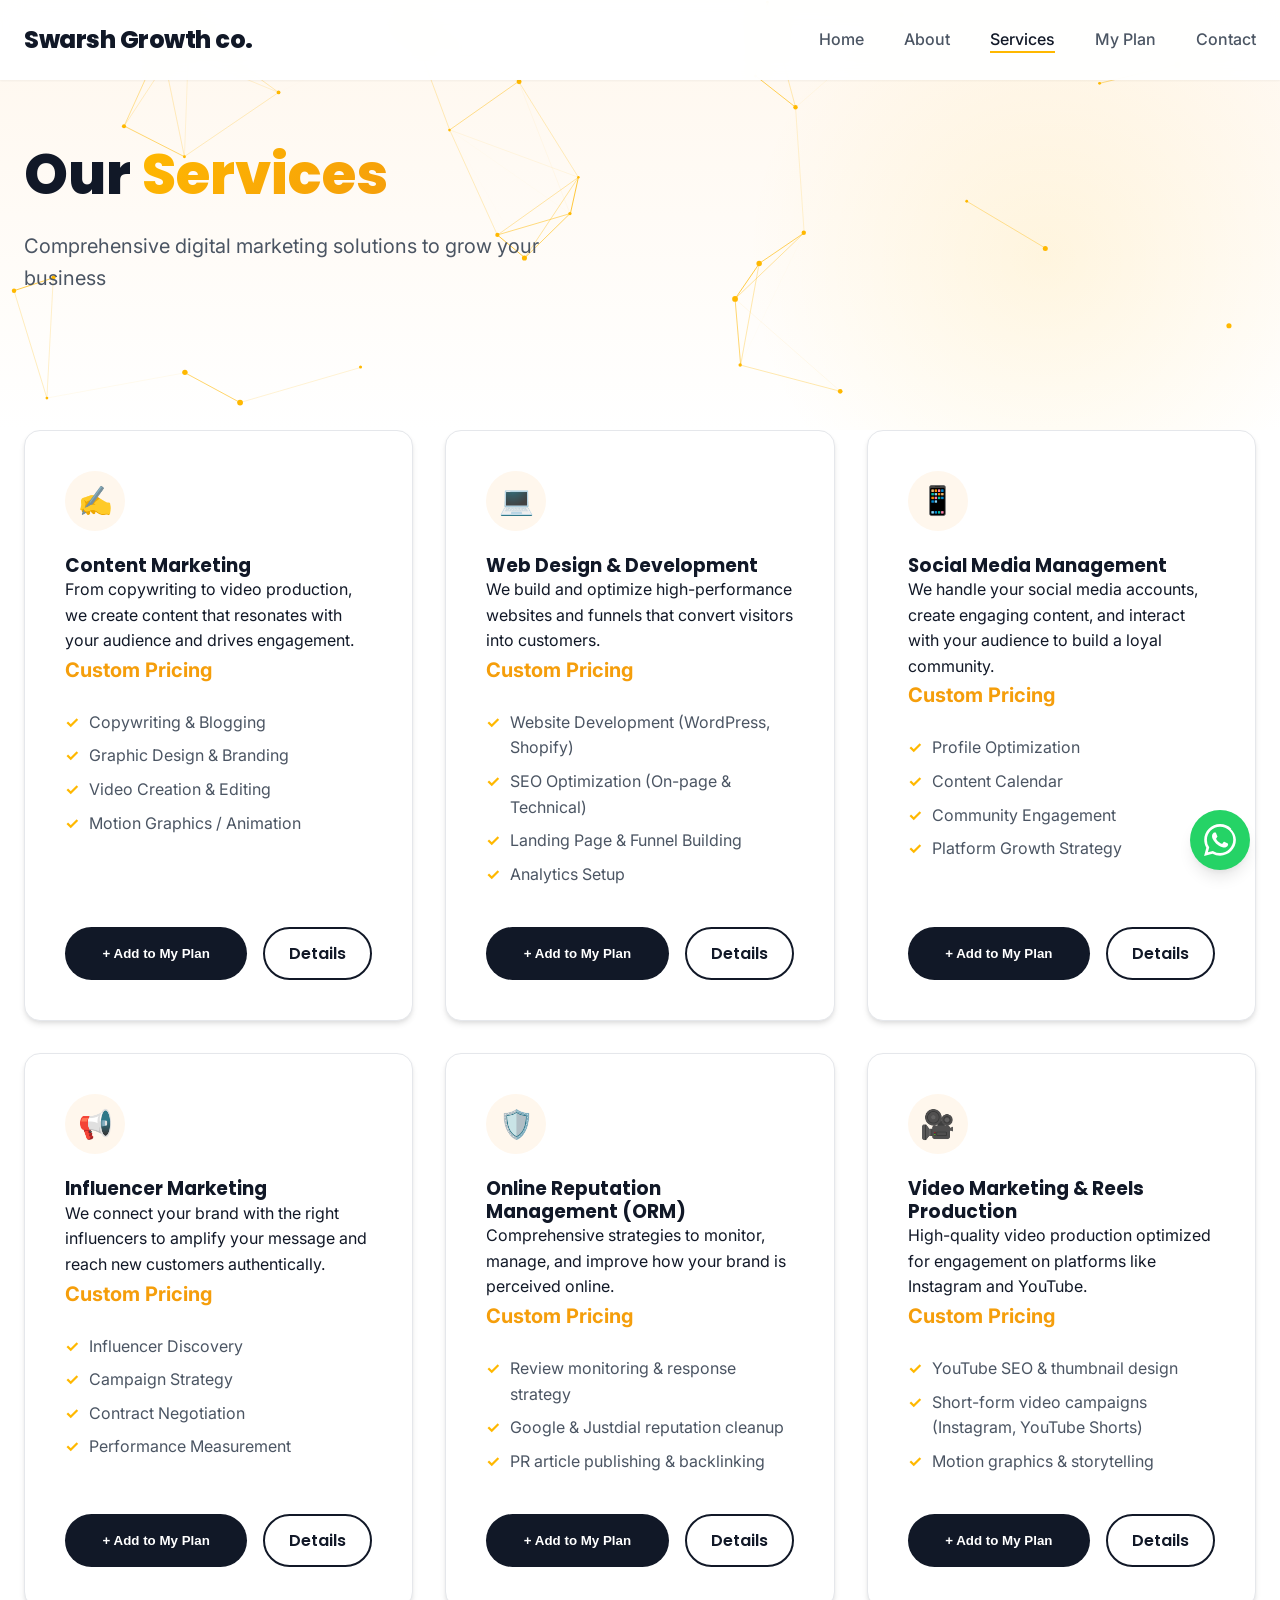
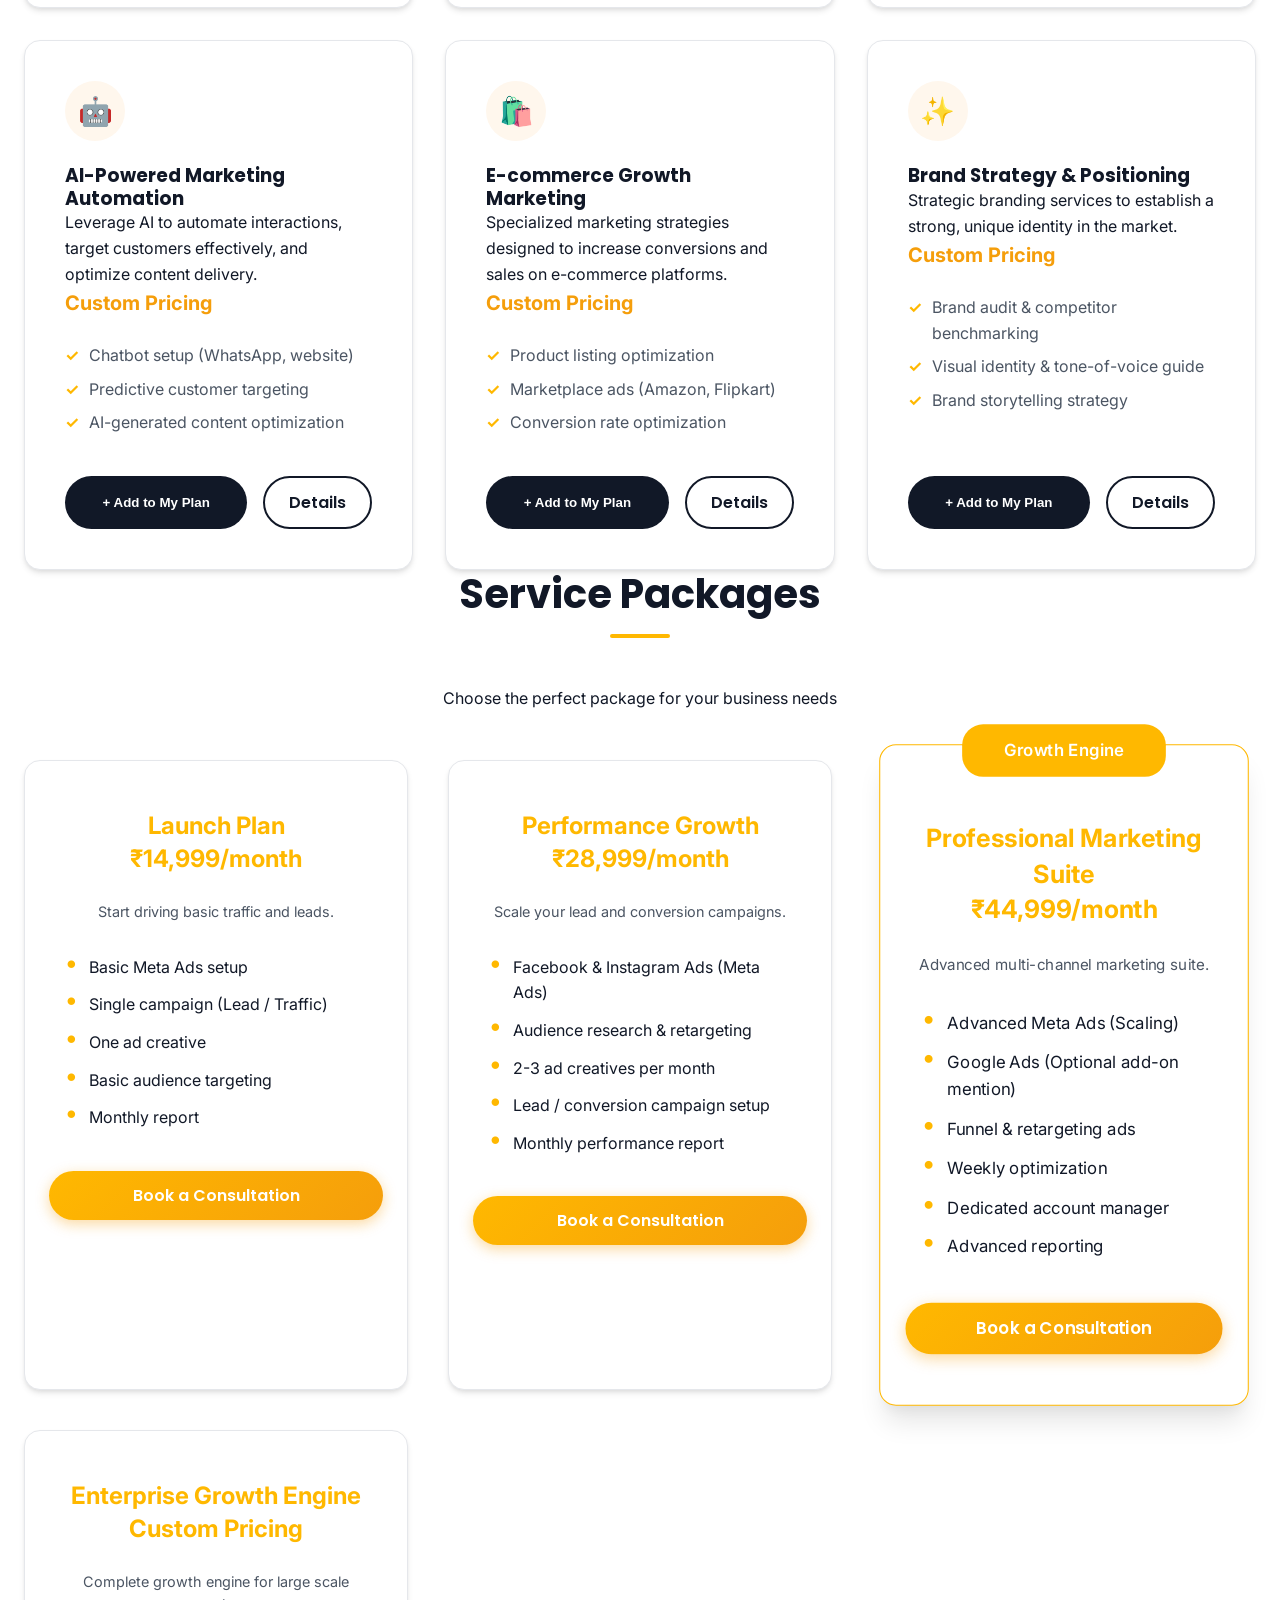
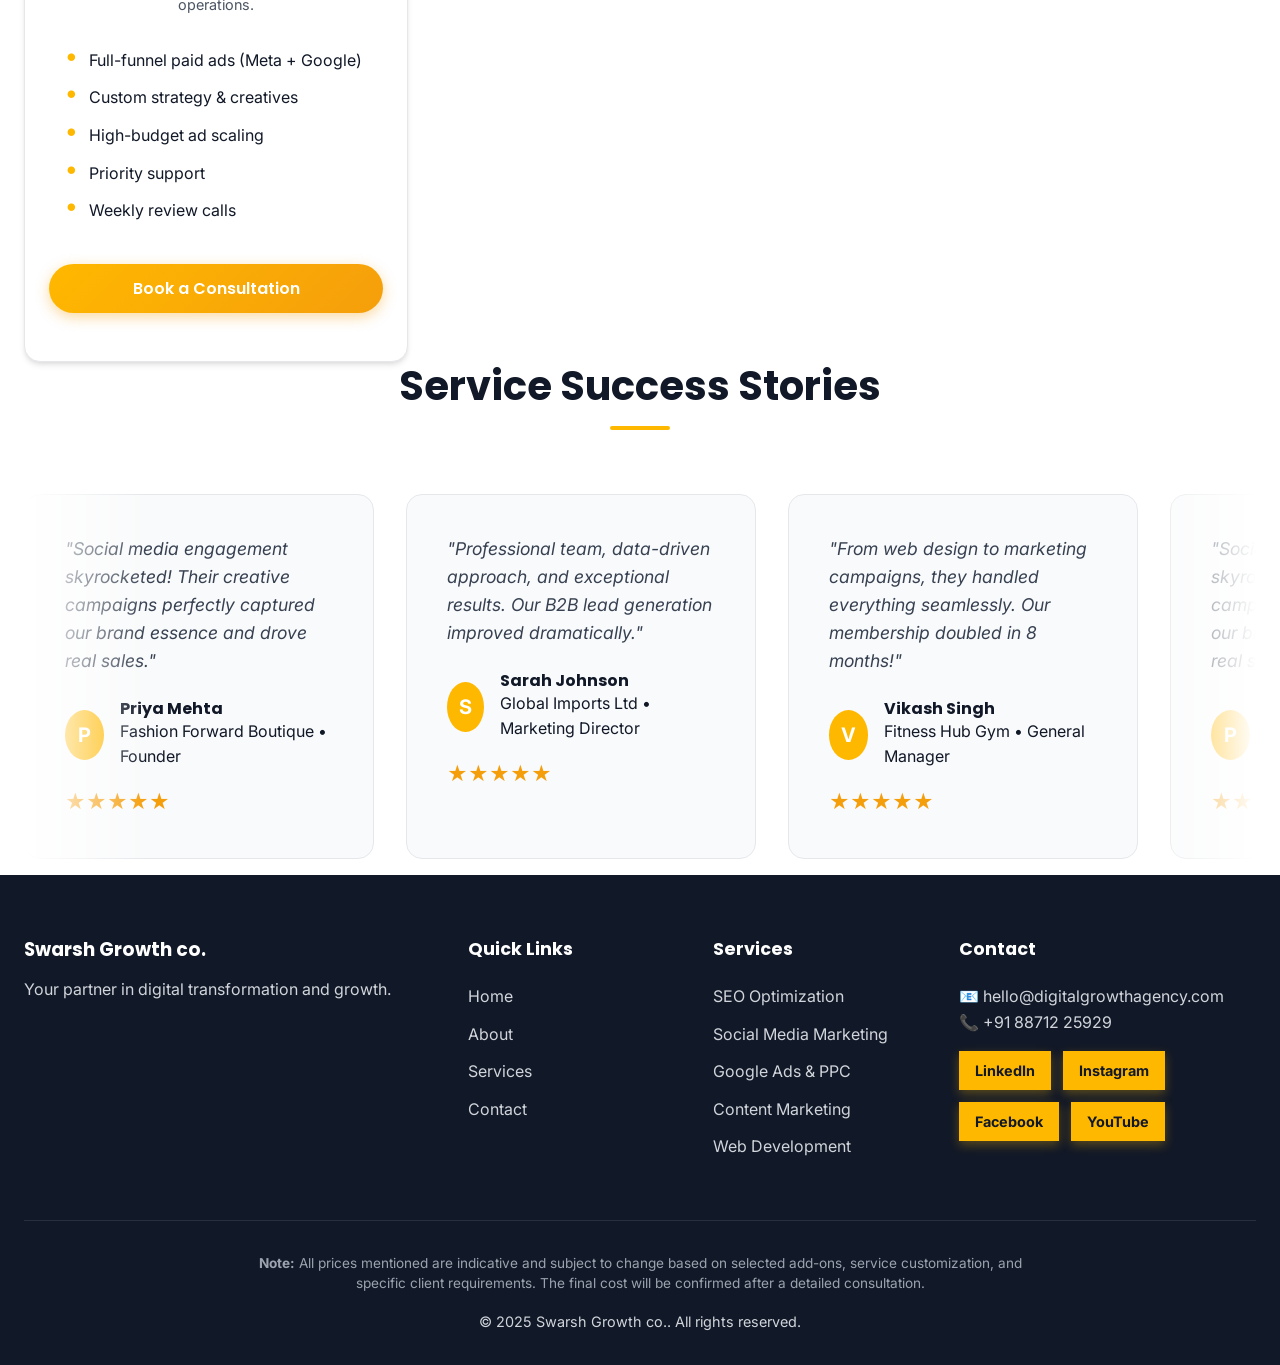
<file: services.html>
<!DOCTYPE html>
<html lang="en">

<head>
    <meta charset="UTF-8">
    <meta name="viewport" content="width=device-width, initial-scale=1.0">
    <title>Services - Digital Growth Agency</title>
    <link rel="stylesheet" href="style.css?v=5">
    <link
        href="https://fonts.googleapis.com/css2?family=Inter:wght@300;400;500;600;700&family=Poppins:wght@400;500;600;700;800&display=swap"
        rel="stylesheet">
</head>

<body>
    <!-- Navigation -->
    <nav class="navbar">
        <div class="nav-container">
            <div class="nav-logo">
                <h3>Swarsh Growth co.</h3>
            </div>
            <ul class="nav-menu">
                <li><a href="index.html" class="nav-link">Home</a></li>
                <li><a href="about.html" class="nav-link">About</a></li>
                <li><a href="services.html" class="nav-link active">Services</a></li>
                <li><a href="plan.html" class="nav-link">My Plan <span id="plan-count"
                            class="plan-count hidden">0</span></a></li>
                <li><a href="contact.html" class="nav-link">Contact</a></li>
            </ul>
            <div class="hamburger">
                <span></span>
                <span></span>
                <span></span>
            </div>
        </div>
    </nav>

    <!-- WhatsApp Floating Button -->
    <a href="#" target="_blank" class="whatsapp-float" id="whatsapp-float">
        <svg width="32" height="32" viewBox="0 0 24 24" fill="currentColor">
            <path
                d="M17.472 14.382c-.297-.149-1.758-.867-2.03-.967-.273-.099-.471-.148-.67.15-.197.297-.767.966-.94 1.164-.173.199-.347.223-.644.075-.297-.15-1.255-.463-2.39-1.475-.883-.788-1.48-1.761-1.653-2.059-.173-.297-.018-.458.13-.606.134-.133.298-.347.446-.52.149-.174.198-.298.298-.497.099-.198.05-.371-.025-.52-.075-.149-.669-1.612-.916-2.207-.242-.579-.487-.5-.669-.51-.173-.008-.371-.01-.567-.01-.198 0-.52.074-.792.372-.272.297-1.04 1.016-1.04 2.479 0 1.462 1.065 2.875 1.213 3.074.149.198 2.096 3.2 5.077 4.487.709.306 1.262.489 1.694.625.712.227 1.36.195 1.871.118.571-.085 1.758-.719 2.006-1.413.248-.694.248-1.289.173-1.413-.074-.124-.272-.198-.57-.347m-5.421 7.403h-.004a9.87 9.87 0 01-5.031-1.378l-.361-.214-3.741.982.998-3.648-.235-.374a9.86 9.86 0 01-1.51-5.26c.001-5.45 4.436-9.884 9.888-9.884 2.64 0 5.122 1.03 6.988 2.898a9.825 9.825 0 012.893 6.994c-.003 5.45-4.437 9.884-9.885 9.884m8.413-18.297A11.815 11.815 0 0012.05 0C5.495 0 .16 5.335.157 11.892c0 2.096.547 4.142 1.588 5.945L.057 24l6.305-1.654a11.882 11.882 0 005.683 1.448h.005c6.554 0 11.89-5.335 11.893-11.893A11.821 11.821 0 0020.064 3.687" />
        </svg>
    </a>

    <!-- SERVICES PAGE CONTENT -->
    <div id="page-services" class="page-content active">
        <section class="hero-section">
            <div class="hero-background">
                <canvas id="hero-canvas"></canvas>
            </div>
            <div class="hero-content">
                <div class="container">
                    <div class="hero-text">
                        <h1 class="hero-title">Our <span class="gradient-text">Services</span></h1>
                        <p class="hero-subtitle">Comprehensive digital marketing solutions to grow your business</p>
                    </div>
                </div>
            </div>
        </section>

        <section class="services-detailed">
            <div class="container">
                <div class="services-detailed-grid" id="services-detailed-grid">
                    <!-- Detailed services will be populated by JavaScript -->
                </div>
            </div>
        </section>

        <section class="packages-section">
            <div class="container">
                <h2 class="section-title">Service Packages</h2>
                <p class="section-subtitle text-center mb-8">Choose the perfect package for your business needs</p>
                <div class="packages-grid" id="packages-grid">
                    <!-- Packages will be populated by JavaScript -->
                </div>
            </div>
        </section>

        <section class="service-testimonials">
            <div class="container">
                <h2 class="section-title">Service Success Stories</h2>
                <div class="testimonials-slider" id="service-testimonials-slider">
                    <!-- Service-specific testimonials will be populated by JavaScript -->
                </div>
            </div>
        </section>
    </div>

    <!-- Footer -->
    <footer class="footer">
        <div class="container">
            <div class="footer-content">
                <div class="footer-section">
                    <h3>Swarsh Growth co.</h3>
                    <p>Your partner in digital transformation and growth.</p>
                </div>
                <div class="footer-section">
                    <h4>Quick Links</h4>
                    <ul>
                        <li><a href="index.html">Home</a></li>
                        <li><a href="about.html">About</a></li>
                        <li><a href="services.html">Services</a></li>
                        <li><a href="contact.html">Contact</a></li>
                    </ul>
                </div>
                <div class="footer-section">
                    <h4>Services</h4>
                    <ul>
                        <li>SEO Optimization</li>
                        <li>Social Media Marketing</li>
                        <li>Google Ads & PPC</li>
                        <li>Content Marketing</li>
                        <li>Web Development</li>
                    </ul>
                </div>
                <div class="footer-section">
                    <h4>Contact</h4>
                    <p>📧 hello@digitalgrowthagency.com</p>
                    <p>📞 +91 88712 25929</p>
                    <div class="social-links">
                        <a href="#" target="_blank">LinkedIn</a>
                        <a href="#" target="_blank">Instagram</a>
                        <a href="#" target="_blank">Facebook</a>
                        <a href="#" target="_blank">YouTube</a>
                    </div>
                </div>
            </div>
            <div class="footer-bottom">
                <p style="font-size: 0.85rem; color: #9ca3af; max-width: 800px; margin: 0 auto 1rem auto; line-height: 1.5;"><strong>Note:</strong> All prices mentioned are indicative and subject to change based on selected add-ons, service customization, and specific client requirements. The final cost will be confirmed after a detailed consultation.</p>
                <p>&copy; 2025 Swarsh Growth co.. All rights reserved.</p>
            </div>
        </div>
    </footer>

    <!-- Service Detail Modal -->
    <div id="service-modal" class="modal hidden">
        <div class="modal-overlay"></div>
        <div class="modal-content">
            <button class="modal-close">&times;</button>
            <div class="modal-body" id="modal-body">
                <!-- Service details will be populated by JavaScript -->
            </div>
        </div>
    </div>

    <script src="app.js"></script>
</body>

</html>
</file>
<file: style.css>
:root {
  /* Brand Colors - Creative Banjara Inspired */
  --color-primary: #FFB800;
  /* Vibrant Yellow/Orange */
  --color-primary-dark: #F59E0B;
  --color-secondary: #111827;
  /* Dark Navy/Black */
  --color-accent: #FFF7ED;
  /* Light Cream for backgrounds */

  /* Neutral Colors */
  --color-white: #ffffff;
  --color-gray-50: #f9fafb;
  --color-gray-100: #f3f4f6;
  --color-gray-200: #e5e7eb;
  --color-gray-300: #d1d5db;
  --color-gray-400: #9ca3af;
  --color-gray-500: #6b7280;
  --color-gray-600: #4b5563;
  --color-gray-700: #374151;
  --color-gray-800: #1f2937;
  --color-gray-900: #111827;

  /* Semantic Colors */
  --color-text-main: var(--color-gray-900);
  --color-text-muted: var(--color-gray-600);
  --color-bg-body: var(--color-white);
  --color-bg-surface: var(--color-white);
  --color-bg-alt: var(--color-gray-50);
  --color-border: var(--color-gray-200);

  /* Typography */
  --font-heading: 'Poppins', sans-serif;
  --font-body: 'Inter', sans-serif;

  /* Spacing */
  --container-width: 1280px;
  --header-height: 80px;

  /* Effects */
  --shadow-sm: 0 1px 2px 0 rgba(0, 0, 0, 0.05);
  --shadow-md: 0 4px 6px -1px rgba(0, 0, 0, 0.1), 0 2px 4px -1px rgba(0, 0, 0, 0.06);
  --shadow-lg: 0 10px 15px -3px rgba(0, 0, 0, 0.1), 0 4px 6px -2px rgba(0, 0, 0, 0.05);
  --shadow-xl: 0 20px 25px -5px rgba(0, 0, 0, 0.1), 0 10px 10px -5px rgba(0, 0, 0, 0.04);
  --radius-sm: 0.375rem;
  --radius-md: 0.5rem;
  --radius-lg: 1rem;
  --radius-xl: 1.5rem;

  /* Transitions */
  --transition: all 0.3s ease;
}

/* Reset & Base Styles */
* {
  margin: 0;
  padding: 0;
  box-sizing: border-box;
}

html {
  scroll-behavior: smooth;
  font-size: 16px;
}

body {
  font-family: var(--font-body);
  background-color: var(--color-bg-body);
  color: var(--color-text-main);
  line-height: 1.6;
  overflow-x: hidden;
}

h1,
h2,
h3,
h4,
h5,
h6 {
  font-family: var(--font-heading);
  color: var(--color-secondary);
  line-height: 1.2;
  font-weight: 700;
}

a {
  text-decoration: none;
  color: inherit;
  transition: var(--transition);
}

ul {
  list-style: none;
}

img {
  max-width: 100%;
  height: auto;
  display: block;
}

/* Utility Classes */
.container {
  max-width: var(--container-width);
  margin: 0 auto;
  padding: 0 1.5rem;
}

.section-title {
  font-size: 2.5rem;
  text-align: center;
  margin-bottom: 3rem;
  position: relative;
  display: inline-block;
  width: 100%;
}

.section-title::after {
  content: '';
  display: block;
  width: 60px;
  height: 4px;
  background: var(--color-primary);
  margin: 1rem auto 0;
  border-radius: 2px;
}

.btn {
  display: inline-flex;
  align-items: center;
  justify-content: center;
  padding: 0.75rem 1.5rem;
  font-weight: 600;
  border-radius: 50px;
  /* Pill shape */
  cursor: pointer;
  transition: var(--transition);
  font-family: var(--font-heading);
  border: none;
  font-size: 1rem;
}

.btn--primary {
  background: linear-gradient(135deg, #FFB800 0%, #F59E0B 100%);
  color: #fff;
  box-shadow: 0 4px 14px 0 rgba(245, 158, 11, 0.39);
}

.btn--primary:hover {
  transform: translateY(-2px);
  box-shadow: 0 6px 20px rgba(245, 158, 11, 0.23);
}

.btn--outline {
  background: transparent;
  border: 2px solid var(--color-secondary);
  color: var(--color-secondary);
}

.btn--outline:hover {
  background: var(--color-secondary);
  color: var(--color-white);
}

.btn--lg {
  padding: 1rem 2.5rem;
  font-size: 1.125rem;
}

.text-center {
  text-align: center;
}

.mt-8 {
  margin-top: 2rem;
}

.hidden {
  display: none !important;
}

/* Navigation */
.navbar {
  position: fixed;
  top: 0;
  left: 0;
  width: 100%;
  height: var(--header-height);
  background: rgba(255, 255, 255, 0.95);
  backdrop-filter: blur(10px);
  z-index: 1000;
  box-shadow: var(--shadow-sm);
  display: flex;
  align-items: center;
}

.nav-container {
  display: flex;
  justify-content: space-between;
  align-items: center;
  width: 100%;
  max-width: var(--container-width);
  margin: 0 auto;
  padding: 0 1.5rem;
}

.nav-logo h3 {
  font-size: 1.5rem;
  font-weight: 800;
  color: var(--color-secondary);
  letter-spacing: -0.5px;
}

.nav-menu {
  display: flex;
  gap: 2.5rem;
  align-items: center;
}

.nav-link {
  font-weight: 500;
  color: var(--color-gray-600);
  font-size: 1rem;
  position: relative;
}

.nav-link:hover,
.nav-link.active {
  color: var(--color-secondary);
}

.nav-link::after {
  content: '';
  position: absolute;
  bottom: -4px;
  left: 0;
  width: 0;
  height: 2px;
  background: var(--color-primary);
  transition: width 0.3s ease;
}

.nav-link:hover::after,
.nav-link.active::after {
  width: 100%;
}

.hamburger {
  display: none;
  cursor: pointer;
  flex-direction: column;
  justify-content: space-between;
  width: 30px;
  height: 21px;
  z-index: 1001;
  /* Keep above mobile menu */
}

.hamburger span {
  display: block;
  width: 100%;
  height: 3px;
  background-color: var(--color-secondary);
  border-radius: 3px;
  transition: all 0.3s ease;
}

/* Hamburger animation */
.hamburger.open span:nth-child(1) {
  transform: translateY(9px) rotate(45deg);
}

.hamburger.open span:nth-child(2) {
  opacity: 0;
}

.hamburger.open span:nth-child(3) {
  transform: translateY(-9px) rotate(-45deg);
}

.whatsapp-float {
  position: fixed;
  bottom: 30px;
  right: 30px;
  background-color: #25d366;
  color: white;
  width: 60px;
  height: 60px;
  border-radius: 50%;
  display: flex;
  align-items: center;
  justify-content: center;
  box-shadow: var(--shadow-lg);
  z-index: 999;
  transition: var(--transition);
}

.whatsapp-float:hover {
  transform: scale(1.1);
}

/* Hero Section */
.hero-section {
  padding-top: calc(var(--header-height) + 4rem);
  padding-bottom: 6rem;
  background: linear-gradient(180deg, #FFF7ED 0%, #FFFFFF 100%);
  position: relative;
  overflow: hidden;
}

.hero-background {
  position: absolute;
  top: 0;
  left: 0;
  width: 100%;
  height: 100%;
  z-index: 0;
}

#hero-canvas {
  width: 100%;
  height: 100%;
  display: block;
}

.hero-content {
  position: relative;
  z-index: 1;
}

.hero-content .container {
  display: grid;
  grid-template-columns: 1fr 1fr;
  gap: 4rem;
  align-items: center;
}

.hero-text {
  max-width: 600px;
}

.hero-title {
  font-size: 3.5rem;
  font-weight: 800;
  margin-bottom: 1.5rem;
  color: var(--color-secondary);
  line-height: 1.1;
}

.gradient-text {
  background: linear-gradient(135deg, #FFB800 0%, #F59E0B 100%);
  -webkit-background-clip: text;
  background-clip: text;
  -webkit-text-fill-color: transparent;
  display: inline-block;
}

.hero-subtitle {
  font-size: 1.25rem;
  color: var(--color-text-muted);
  margin-bottom: 2.5rem;
}

.hero-buttons {
  display: flex;
  gap: 1rem;
}

/* Placeholder for hero image if we had one, for now utilizing the grid for text */
.hero-section::after {
  /* Abstract shape */
  content: '';
  position: absolute;
  top: -10%;
  right: -5%;
  width: 600px;
  height: 600px;
  background: radial-gradient(circle, rgba(255, 184, 0, 0.1) 0%, rgba(255, 255, 255, 0) 70%);
  border-radius: 50%;
  z-index: 0;
  pointer-events: none;
}

/* Services Section */
.services-showcase {
  padding: 6rem 0;
  background-color: var(--color-white);
}

.services-grid {
  display: grid;
  grid-template-columns: repeat(auto-fit, minmax(300px, 1fr));
  gap: 2rem;
  margin-bottom: 3rem;
}

.service-card {
  background: var(--color-white);
  padding: 2.5rem;
  border-radius: var(--radius-lg);
  box-shadow: var(--shadow-md);
  transition: var(--transition);
  border: 1px solid var(--color-gray-100);
  display: flex;
  flex-direction: column;
  align-items: flex-start;
  height: 100%;
  /* Ensure full height in grid */
}

.service-card:hover {
  transform: translateY(-10px);
  box-shadow: var(--shadow-xl);
  border-color: rgba(255, 184, 0, 0.3);
}

.service-icon {
  width: 60px;
  height: 60px;
  background: var(--color-accent);
  border-radius: 50%;
  display: flex;
  align-items: center;
  justify-content: center;
  font-size: 1.75rem;
  margin-bottom: 1.5rem;
  color: var(--color-primary-dark);
}

.service-card h3 {
  font-size: 1.5rem;
  margin-bottom: 1rem;
}

.service-card p {
  color: var(--color-text-muted);
  margin-bottom: 1.5rem;
}

.service-card .btn {
  margin-top: auto;
  /* Push button to bottom */
}

.service-link {
  color: var(--color-primary-dark);
  font-weight: 600;
  font-size: 0.9rem;
  display: flex;
  align-items: center;
  gap: 0.5rem;
}

.service-link:hover {
  gap: 0.75rem;
}

/* Why Choose Us */
.why-choose-us {
  padding: 6rem 0;
  background-color: var(--color-gray-50);
}

.features-grid {
  display: grid;
  grid-template-columns: repeat(auto-fit, minmax(280px, 1fr));
  gap: 2rem;
}

.feature-item {
  text-align: center;
  padding: 2rem;
}

.feature-icon {
  font-size: 3rem;
  margin-bottom: 1.5rem;
  display: inline-block;
}

.feature-item h3 {
  font-size: 1.25rem;
  margin-bottom: 1rem;
}

.feature-item p {
  color: var(--color-text-muted);
}

/* Feature Card (Light Theme) */
.feature-card {
  background: var(--color-white);
  padding: 2.5rem;
  border-radius: var(--radius-lg);
  box-shadow: var(--shadow-md);
  text-align: left;
  transition: var(--transition);
  display: flex;
  flex-direction: column;
  align-items: flex-start;
  height: 100%;
  border: 1px solid var(--color-gray-100);
}

.feature-card:hover {
  transform: translateY(-5px);
  box-shadow: var(--shadow-lg);
  border-color: rgba(255, 184, 0, 0.3);
}

.feature-card .feature-icon {
  background: var(--color-accent);
  width: 60px;
  height: 60px;
  display: flex;
  align-items: center;
  justify-content: center;
  border-radius: var(--radius-md);
  font-size: 2rem;
  margin-bottom: 1.5rem;
  color: var(--color-primary-dark);
}

.feature-card h3 {
  color: var(--color-secondary);
  font-size: 1.5rem;
  margin-bottom: 1rem;
}

.feature-card p {
  color: var(--color-text-muted);
  margin-bottom: 0;
  line-height: 1.6;
}

/* Responsive Grid fix for 2 columns */
@media (min-width: 768px) {
  .features-grid {
    grid-template-columns: repeat(2, 1fr);
  }
}


/* Testimonials */
.testimonials {
  padding: 6rem 0;
  background-color: var(--color-white);
  overflow: hidden;
  /* Prevent horizontal scrollbar on body if track is too wide initially */
}

.testimonials-slider {
  display: flex;
  overflow: hidden;
  width: 100%;
  position: relative;
  /* Fade effect on edges */
  mask-image: linear-gradient(to right, transparent, black 10%, black 90%, transparent);
  -webkit-mask-image: linear-gradient(to right, transparent, black 10%, black 90%, transparent);
}

.testimonials-track {
  display: flex;
  gap: 2rem;
  width: max-content;
  animation: scroll 40s linear infinite;
  padding: 1rem 0;
  /* Space for shadows & hover lift */
}

.testimonials-track:hover {
  animation-play-state: paused;
}

@keyframes scroll {
  0% {
    transform: translateX(0);
  }

  100% {
    transform: translateX(-50%);
  }
}

.testimonial-card {
  min-width: 350px;
  max-width: 350px;
  background: var(--color-gray-50);
  padding: 2.5rem;
  border-radius: var(--radius-lg);
  position: relative;
  flex-shrink: 0;
  border: 1px solid var(--color-border);
  transition: var(--transition);
}

.testimonial-card:hover {
  transform: translateY(-5px);
  box-shadow: var(--shadow-lg);
  border-color: var(--color-primary);
}

.testimonial-text {
  font-style: italic;
  color: var(--color-gray-700);
  margin-bottom: 1.5rem;
  font-size: 1.1rem;
}

.client-info h4 {
  font-size: 1rem;
  margin-bottom: 0.25rem;
}

.client-info p {
  font-size: 0.875rem;
  color: var(--color-text-muted);
  margin: 0;
}

/* CTA Section */
.cta-section {
  padding: 6rem 0;
  background: var(--color-secondary);
  color: var(--color-white);
  text-align: center;
}

.cta-content h2 {
  color: var(--color-white);
  font-size: 2.5rem;
  margin-bottom: 1.5rem;
}

.cta-content p {
  color: var(--color-gray-300);
  font-size: 1.25rem;
  margin-bottom: 2.5rem;
  max-width: 600px;
  margin-left: auto;
  margin-right: auto;
}

/* Page Headers (About, Services, Contact) */
.page-header {
  padding-top: calc(var(--header-height) + 3rem);
  padding-bottom: 3rem;
  background: var(--color-gray-50);
  text-align: center;
}

.page-header h1 {
  font-size: 3rem;
  margin-bottom: 1rem;
}

.page-header p {
  font-size: 1.25rem;
  color: var(--color-text-muted);
}

/* About Page */
.about-story {
  padding: 4rem 0;
}

.about-content {
  display: grid;
  grid-template-columns: 1.5fr 1fr;
  gap: 4rem;
}

.mission-vision {
  display: grid;
  grid-template-columns: 1fr 1fr;
  gap: 2rem;
  margin-top: 3rem;
}

.mission,
.vision {
  background: var(--color-gray-50);
  padding: 2rem;
  border-radius: var(--radius-md);
}

.stats-grid {
  display: grid;
  grid-template-columns: 1fr 1fr;
  gap: 1.5rem;
  margin-top: 2rem;
}

.stat-item {
  background: var(--color-primary);
  color: var(--color-white);
  padding: 2rem;
  border-radius: var(--radius-lg);
  text-align: center;
  transition: transform 0.3s cubic-bezier(0.175, 0.885, 0.32, 1.275), box-shadow 0.3s ease;
}

.stat-item:hover {
  transform: translateY(-8px) scale(1.03);
  box-shadow: 0 15px 30px rgba(245, 158, 11, 0.3);
}

.stat-icon {
  font-size: 3rem;
  margin-bottom: 1rem;
  display: inline-block;
  animation: float 3s ease-in-out infinite;
}

@keyframes float {
  0% { transform: translateY(0px); }
  50% { transform: translateY(-10px); }
  100% { transform: translateY(0px); }
}

.stat-item h3 {
  color: var(--color-white);
  font-size: 1.25rem;
  margin-bottom: 0.5rem;
  line-height: 1.4;
}

.stat-item p {
  margin: 0;
  font-weight: 500;
}

/* Contact Page */
.contact-main {
  padding: 4rem 0;
}

.contact-content {
  display: flex;
  gap: 4rem;
  /* align-items: stretch; is default for flex */
}

@media (max-width: 768px) {
  .contact-content {
    flex-direction: column;
  }
}

.contact-info {
  background: var(--color-secondary);
  color: var(--color-white);
  padding: 3rem;
  border-radius: var(--radius-lg);
  height: 100%;
  flex: 1;
  /* Flex width */
  /* Stretch to fill grid cell */
}

.contact-info h2 {
  color: var(--color-white);
  margin-bottom: 2rem;
}

.contact-item {
  display: flex;
  gap: 1rem;
  margin-bottom: 2rem;
}

.contact-icon {
  font-size: 1.5rem;
}

.contact-item h4 {
  color: var(--color-gray-200);
  font-size: 0.9rem;
  margin-bottom: 0.25rem;
}

.contact-form-section {
  background: var(--color-white);
  padding: 3rem;
  border-radius: var(--radius-lg);
  box-shadow: var(--shadow-lg);
  border: 1px solid var(--color-gray-100);
  height: 100%;
  flex: 1.5;
  /* Flex width */
  /* Stretch to fill grid cell */
}

.form-group {
  margin-bottom: 1.5rem;
}

.form-label {
  display: block;
  margin-bottom: 0.5rem;
  font-weight: 500;
  color: var(--color-gray-700);
}

.form-control {
  width: 100%;
  padding: 0.75rem 1rem;
  border: 1px solid var(--color-gray-300);
  border-radius: var(--radius-md);
  font-family: var(--font-body);
  font-size: 1rem;
  transition: var(--transition);
}

.form-control:focus {
  outline: none;
  border-color: var(--color-primary);
  box-shadow: 0 0 0 3px rgba(255, 184, 0, 0.2);
}

.form-row {
  display: grid;
  grid-template-columns: 1fr 1fr;
  gap: 1.5rem;
}

/* Footer */
.footer {
  background: var(--color-secondary);
  color: var(--color-gray-300);
  padding: 4rem 0 2rem;
}

.footer-content {
  display: grid;
  grid-template-columns: 2fr 1fr 1fr 1.5fr;
  gap: 3rem;
  margin-bottom: 3rem;
}

.footer-section h3 {
  color: var(--color-white);
  margin-bottom: 1rem;
}

.footer-section h4 {
  color: var(--color-white);
  margin-bottom: 1.5rem;
  font-size: 1.1rem;
}

.footer-section ul li {
  margin-bottom: 0.75rem;
}

.footer-section a:hover {
  color: var(--color-primary);
}

.footer-bottom {
  border-top: 1px solid rgba(255, 255, 255, 0.1);
  padding-top: 2rem;
  text-align: center;
  font-size: 0.9rem;
}

/* Responsive */
@media (max-width: 1024px) {
  .hero-content .container {
    grid-template-columns: 1fr;
    text-align: center;
  }

  .hero-text {
    margin: 0 auto;
  }

  .hero-buttons {
    justify-content: center;
  }

  .about-content,
  .contact-content {
    grid-template-columns: 1fr;
  }
}

@media (max-width: 768px) {
  .nav-menu {
    position: absolute;
    top: var(--header-height);
    left: 0;
    width: 100%;
    background: var(--color-white);
    flex-direction: column;
    padding: 2rem;
    box-shadow: var(--shadow-md);
    gap: 1.5rem;
    transform: translateY(-150%);
    transition: transform 0.3s ease-in-out;
    opacity: 0;
    pointer-events: none;
  }

  .nav-menu.active {
    transform: translateY(0);
    opacity: 1;
    pointer-events: auto;
  }

  .hamburger {
    display: flex;
  }

  .footer-content {
    grid-template-columns: 1fr;
    gap: 2rem;
  }

  .form-row {
    grid-template-columns: 1fr;
  }

  .hero-title {
    font-size: 2rem;
  }

  .section-title {
    font-size: 2rem;
    margin-bottom: 2rem;
  }

  .contact-info,
  .contact-form-section {
    padding: 2rem;
  }
}

/* --- Additional Styles for Dynamic Content (app.js compatibility) --- */

/* Detailed Services */
.services-detailed-grid {
  display: grid;
  grid-template-columns: repeat(auto-fit, minmax(350px, 1fr));
  gap: 2rem;
}

.service-detailed-card {
  background: var(--color-white);
  padding: 2.5rem;
  border-radius: var(--radius-lg);
  box-shadow: var(--shadow-md);
  border: 1px solid var(--color-gray-200);
  display: flex;
  flex-direction: column;
  height: 100%;
}

.service-price {
  font-size: 1.25rem;
  font-weight: 700;
  color: var(--color-primary-dark);
  margin-bottom: 1.5rem;
}

.service-features {
  margin-bottom: 2rem;
  flex-grow: 1;
}

.service-features li {
  margin-bottom: 0.5rem;
  padding-left: 1.5rem;
  position: relative;
  color: var(--color-gray-600);
}

.service-features li::before {
  content: '✓';
  position: absolute;
  left: 0;
  color: var(--color-primary);
  font-weight: bold;
}

.service-actions {
  display: flex;
  gap: 1rem;
  margin-top: auto;
}

.btn--add {
  background: var(--color-secondary);
  color: var(--color-white);
  border: none;
  padding: 0.75rem 1.5rem;
  border-radius: 50px;
  cursor: pointer;
  font-weight: 600;
  transition: var(--transition);
  flex: 1;
}

.btn--add:hover {
  background: var(--color-gray-800);
}

.btn--add:disabled {
  opacity: 0.7;
  cursor: not-allowed;
}

/* Packages */
.packages-grid {
  display: grid;
  grid-template-columns: repeat(auto-fit, minmax(280px, 1fr));
  gap: 2.5rem;
  margin-top: 3rem;
}

.package-card {
  background: var(--color-white);
  padding: 3rem 1.5rem;
  border-radius: var(--radius-lg);
  box-shadow: var(--shadow-md);
  border: 1px solid var(--color-gray-200);
  text-align: center;
  position: relative;
  transition: var(--transition);
}

.package-card.popular {
  transform: scale(1.05);
  border-color: var(--color-primary);
  box-shadow: var(--shadow-xl);
  z-index: 1;
  background: var(--color-white);
  margin: 0 1rem;
  padding-top: 4.5rem;
}

.package-card.popular::before {
  content: 'Growth Engine';
  position: absolute;
  top: -20px;
  left: 50%;
  transform: translateX(-50%);
  background: var(--color-primary);
  color: var(--color-white);
  padding: 0.75rem 2.5rem;
  border-radius: 20px;
  font-size: 1rem;
  font-weight: 600;
  white-space: nowrap;
}

.package-price {
  font-size: 1.5rem;
  font-weight: 700;
  color: var(--color-primary);
  margin-bottom: 1.5rem;
  line-height: 1.4;
}

.package-description {
  color: var(--color-text-muted);
  margin-bottom: 2rem;
  font-size: 0.9rem;
}

.package-features {
  text-align: left;
  margin-bottom: 2.5rem;
  list-style-type: none;
  padding: 0 1rem;
}

.package-features li {
  margin-bottom: 0.75rem;
  padding-left: 1.5rem;
  position: relative;
  color: var(--color-text-main);
}

.package-features li::before {
  content: '•';
  position: absolute;
  left: 0;
  color: var(--color-primary);
  font-size: 1.5rem;
  line-height: 1rem;
}

/* Free Consultation Section */
.consultation-banner {
  background: linear-gradient(135deg, #FFFBF0 0%, #FFF 100%);
  /* Subtle warm gradient */
  border: 2px solid var(--color-primary);
  border-radius: var(--radius-lg);
  padding: 3rem;
  text-align: center;
  position: relative;
  margin-top: 4rem;
  box-shadow: 0 10px 40px -10px rgba(255, 184, 0, 0.2);
  /* Golden glow */
  overflow: hidden;
}

.consultation-badge {
  position: absolute;
  top: 0;
  right: 0;
  background: #FF4757;
  color: white;
  padding: 0.5rem 2rem;
  font-weight: 700;
  font-size: 0.9rem;
  border-bottom-left-radius: var(--radius-lg);
  box-shadow: -2px 2px 10px rgba(0, 0, 0, 0.1);
}

.consultation-banner h2 {
  color: var(--color-secondary);
  margin-bottom: 0.5rem;
  font-size: 2rem;
}

.consultation-banner p {
  color: var(--color-text-muted);
  margin-bottom: 2rem;
}

.consultation-grid {
  display: grid;
  grid-template-columns: repeat(auto-fit, minmax(280px, 1fr));
  gap: 1rem 2rem;
  /* Adjusted gap */
  margin-bottom: 2.5rem;
  text-align: left;
  max-width: 900px;
  margin-left: auto;
  margin-right: auto;
}

.consultation-item {
  /* Removed card background/shadow to match list style */
  padding: 0.5rem 0;
  display: flex;
  align-items: center;
  gap: 0.8rem;
  font-weight: 500;
  color: var(--color-gray-700);
  border-bottom: 1px solid var(--color-gray-100);
  /* Subtle separator */
}

.check-icon {
  color: var(--color-primary);
  /* Brand primary color */
  font-weight: bold;
  background: rgba(255, 184, 0, 0.1);
  /* Subtle primary bg */
  width: 24px;
  height: 24px;
  border-radius: 50%;
  display: flex;
  align-items: center;
  justify-content: center;
  font-size: 0.8rem;
  flex-shrink: 0;
}

.btn--accent {
  background: #FF4757;
  color: white;
  border: none;
  font-weight: 600;
  transition: transform 0.2s, box-shadow 0.2s;
  box-shadow: 0 4px 14px 0 rgba(255, 71, 87, 0.39);
}

.btn--accent:hover {
  background: #FF6B81;
  transform: translateY(-2px);
  box-shadow: 0 6px 20px rgba(255, 71, 87, 0.23);
}

@media (max-width: 768px) {
  .consultation-banner {
    padding: 2rem 1.5rem;
  }

  .consultation-grid {
    grid-template-columns: 1fr;
  }
}

/* Team */
.team-grid,
.founder-grid {
  display: grid;
  grid-template-columns: repeat(auto-fit, minmax(250px, 1fr));
  gap: 2rem;
  margin-top: 2rem;
}

.founder-grid {
  display: flex;
  justify-content: center;
  margin-bottom: 3rem;
}

.team-card {
  background: var(--color-white);
  padding: 2rem;
  border-radius: var(--radius-lg);
  box-shadow: var(--shadow-sm);
  text-align: center;
  transition: var(--transition);
}

.team-card:hover {
  transform: translateY(-5px);
  box-shadow: var(--shadow-md);
}

.team-avatar {
  width: 100px;
  height: 100px;
  background: var(--color-gray-100);
  border-radius: 50%;
  margin: 0 auto 1.5rem;
  display: flex;
  align-items: center;
  justify-content: center;
  font-size: 3rem;
}

.team-avatar-img {
  width: 100px;
  height: 100px;
  border-radius: 50%;
  object-fit: cover;
  margin: 0 auto 1.5rem;
}

.team-position {
  color: var(--color-primary-dark);
  font-weight: 600;
  margin-bottom: 0.5rem;
}

.team-description {
  font-size: 0.9rem;
  color: var(--color-text-muted);
}

/* Timeline */
.timeline {
  position: relative;
  max-width: 800px;
  margin: 3rem auto;
}

.timeline::before {
  content: '';
  position: absolute;
  left: 50%;
  transform: translateX(-50%);
  width: 2px;
  height: 100%;
  background: var(--color-gray-200);
}

.timeline-item {
  display: flex;
  justify-content: space-between;
  margin-bottom: 3rem;
  position: relative;
}

.timeline-item:nth-child(even) {
  flex-direction: row-reverse;
}

.timeline-year {
  width: 80px;
  height: 80px;
  background: var(--color-primary);
  color: var(--color-white);
  border-radius: 50%;
  display: flex;
  align-items: center;
  justify-content: center;
  font-weight: 800;
  font-size: 0.9rem;
  line-height: 1.2;
  text-align: center;
  padding: 5px;
  z-index: 1;
  position: absolute;
  left: 50%;
  transform: translateX(-50%);
  border: 4px solid var(--color-white);
  box-shadow: var(--shadow-md);
}

.timeline-content {
  width: 45%;
  background: var(--color-white);
  padding: 1.5rem;
  border-radius: var(--radius-md);
  box-shadow: var(--shadow-sm);
}

/* Testimonials Extended */
.testimonial-author {
  display: flex;
  align-items: center;
  gap: 1rem;
}

.testimonial-avatar {
  width: 50px;
  height: 50px;
  background: var(--color-primary);
  color: var(--color-white);
  border-radius: 50%;
  display: flex;
  align-items: center;
  justify-content: center;
  font-weight: 700;
  font-size: 1.25rem;
}

.testimonial-rating {
  color: #F59E0B;
  margin-top: 1rem;
  font-size: 1.25rem;
}

/* Plan Management */
.selected-services-list {
  display: grid;
  gap: 1rem;
  margin-bottom: 2rem;
}

.selected-service-item {
  background: var(--color-white);
  padding: 1.5rem;
  border-radius: var(--radius-md);
  border: 1px solid var(--color-gray-200);
  display: flex;
  justify-content: space-between;
  align-items: center;
}

.selected-service-info {
  display: flex;
  align-items: center;
  gap: 1rem;
}

.selected-service-icon {
  font-size: 2rem;
}

.remove-service {
  background: none;
  border: none;
  color: var(--color-gray-400);
  font-size: 2rem;
  cursor: pointer;
  transition: var(--transition);
}

.remove-service:hover {
  color: #EF4444;
}

.empty-plan {
  text-align: center;
  padding: 5rem 2rem;
  background: var(--color-white);
  border-radius: var(--radius-xl);
  box-shadow: var(--shadow-lg);
  border: 1px solid var(--color-gray-100);
  max-width: 600px;
  margin: 2rem auto;
}

.empty-icon {
  width: 100px;
  height: 100px;
  background: var(--color-accent);
  color: var(--color-primary-dark);
  border-radius: 50%;
  display: flex;
  align-items: center;
  justify-content: center;
  font-size: 3rem;
  margin: 0 auto 2rem;
  box-shadow: var(--shadow-sm);
}

.empty-plan h3 {
  font-size: 1.75rem;
  color: var(--color-secondary);
  margin-bottom: 1rem;
}

.empty-plan p {
  color: var(--color-text-muted);
  font-size: 1.1rem;
  margin-bottom: 2.5rem;
  max-width: 400px;
  margin-left: auto;
  margin-right: auto;
}

.plan-summary {
  text-align: center;
  margin-bottom: 2rem;
}

/* Modal */
.modal {
  position: fixed;
  top: 0;
  left: 0;
  width: 100%;
  height: 100%;
  z-index: 2000;
  display: flex;
  align-items: center;
  justify-content: center;
  opacity: 0;
  pointer-events: none;
  transition: opacity 0.3s ease;
}

.modal.hidden {
  display: none;
  /* Fallback */
}

.modal:not(.hidden) {
  opacity: 1;
  pointer-events: auto;
}

.modal-overlay {
  position: absolute;
  top: 0;
  left: 0;
  width: 100%;
  height: 100%;
  background: rgba(0, 0, 0, 0.5);
  backdrop-filter: blur(5px);
}

.modal-content {
  background: var(--color-white);
  width: 90%;
  max-width: 600px;
  max-height: 90vh;
  overflow-y: auto;
  border-radius: var(--radius-lg);
  padding: 3rem;
  position: relative;
  z-index: 1;
  box-shadow: var(--shadow-xl);
  transform: translateY(20px);
  transition: transform 0.3s ease;
}

.modal:not(.hidden) .modal-content {
  transform: translateY(0);
}

.modal-close {
  position: absolute;
  top: 1.5rem;
  right: 1.5rem;
  background: none;
  border: none;
  font-size: 2rem;
  cursor: pointer;
  color: var(--color-gray-400);
  line-height: 1;
}

.modal-close:hover {
  color: var(--color-secondary);
}

.modal-service-icon {
  font-size: 3rem;
  margin-bottom: 1.5rem;
  text-align: center;
}

.modal-service-title {
  text-align: center;
  font-size: 2rem;
  margin-bottom: 1rem;
}

.modal-service-price {
  text-align: center;
  font-size: 1.5rem;
  color: var(--color-primary-dark);
  font-weight: 700;
  margin-bottom: 2rem;
}

/* Our Values Section */
.values-section {
  padding: 5rem 0;
  background-color: var(--color-gray-50);
}

.values-grid {
  display: grid;
  grid-template-columns: repeat(auto-fit, minmax(300px, 1fr));
  gap: 2rem;
  margin-top: 3rem;
}

.value-card {
  background: var(--color-white);
  padding: 2.5rem;
  border-radius: var(--radius-lg);
  box-shadow: var(--shadow-sm);
  text-align: center;
  transition: transform 0.3s ease, box-shadow 0.3s ease;
  border: 1px solid var(--color-gray-100);
}

.value-card:hover {
  transform: translateY(-5px);
  box-shadow: var(--shadow-xl);
  border-color: var(--color-primary-light);
}

.value-icon {
  width: 80px;
  height: 80px;
  background: linear-gradient(135deg, var(--color-bg-alt) 0%, #FFF 100%);
  border-radius: 50%;
  display: flex;
  align-items: center;
  justify-content: center;
  font-size: 2.5rem;
  margin: 0 auto 1.5rem;
  box-shadow: var(--shadow-sm);
  border: 1px solid var(--color-gray-200);
}

/* Social Links Buttons */
.social-links {
  display: flex;
  flex-wrap: wrap;
  gap: 0.75rem;
  margin-top: 1rem;
}

.social-links a {
  display: inline-block;
  padding: 0.5rem 1rem;
  background-color: var(--color-primary);
  color: var(--color-secondary);
  font-weight: 700;
  border-radius: var(--radius-full);
  text-decoration: none;
  font-size: 0.9rem;
  transition: all 0.3s ease;
  border: none;
  box-shadow: 0 4px 10px rgba(255, 184, 0, 0.3);
}

.social-links a:hover {
  background-color: var(--color-primary-dark);
  color: var(--color-secondary);
  transform: translateY(-3px);
  box-shadow: 0 6px 15px rgba(255, 184, 0, 0.5);
}

/* FAQ Accordion Styles */
.faq-section {
  padding: 5rem 0;
  background-color: var(--color-gray-50);
}

.faq-accordion {
  max-width: 800px;
  margin: 3rem auto 0;
}

.faq-item {
  border-bottom: 1px solid var(--color-gray-200);
  background: var(--color-white);
  border-radius: var(--radius-md);
  margin-bottom: 1rem;
  box-shadow: var(--shadow-sm);
  overflow: hidden;
}

.faq-question {
  width: 100%;
  display: flex;
  justify-content: space-between;
  align-items: center;
  padding: 1.5rem;
  background: none;
  border: none;
  text-align: left;
  font-size: 1.1rem;
  font-weight: 700;
  color: var(--color-text-main);
  cursor: pointer;
  transition: all 0.3s ease;
}

.faq-question:hover {
  color: var(--color-primary);
  background-color: var(--color-gray-50);
}

.faq-icon {
  font-size: 1.5rem;
  line-height: 1;
  transition: transform 0.3s ease;
  color: var(--color-primary);
}

.faq-item.active .faq-icon {
  transform: rotate(45deg);
}

.faq-answer {
  max-height: 0;
  overflow: hidden;
  transition: max-height 0.3s ease-out;
}

.faq-answer-content {
  padding: 0 1.5rem 1.5rem 1.5rem;
  color: var(--color-text-light);
  line-height: 1.6;
}

/* Mobile Responsive Adjustments for new elements */
@media (max-width: 768px) {
  .timeline::before {
    left: 20px;
  }

  .timeline-item,
  .timeline-item:nth-child(even) {
    flex-direction: column;
    padding-left: 50px;
  }

  .timeline-year {
    left: 20px;
    width: 40px;
    height: 40px;
    font-size: 0.9rem;
  }

  .timeline-content {
    width: 100%;
  }
}
</file>
